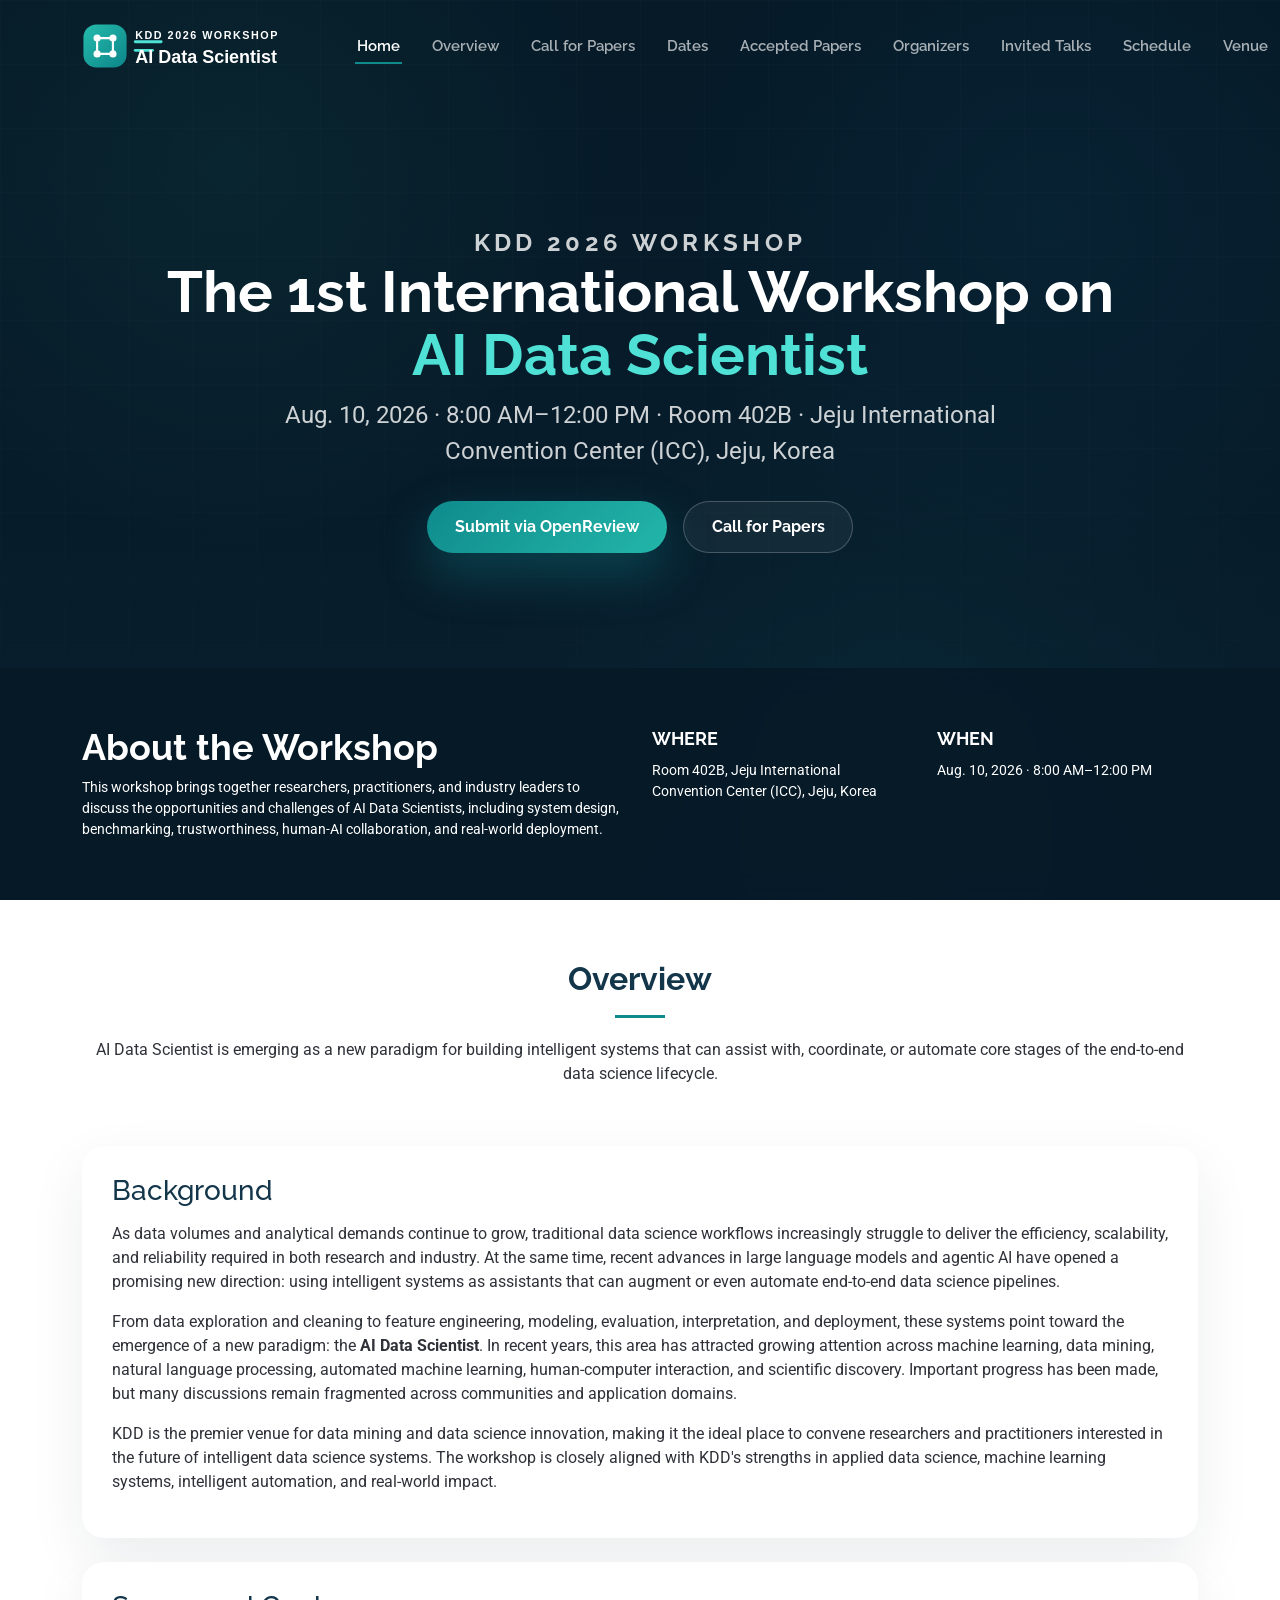
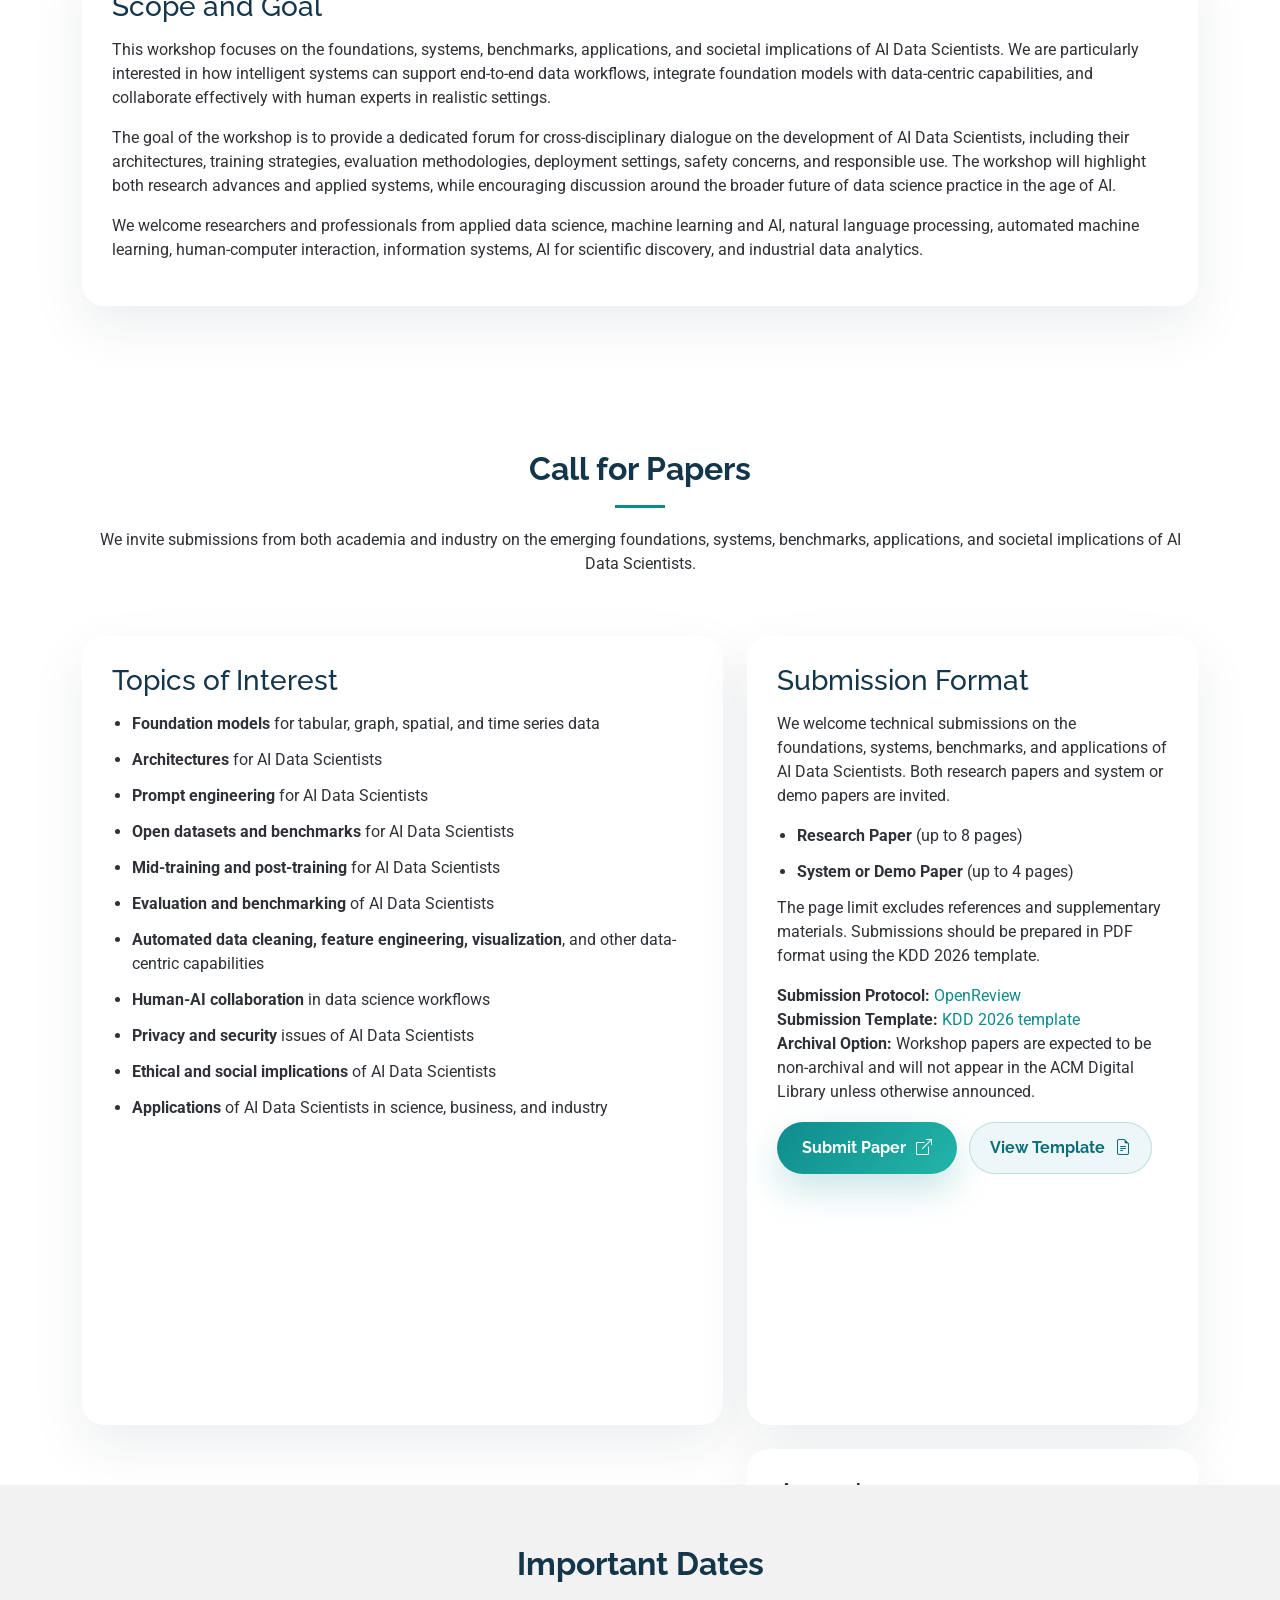
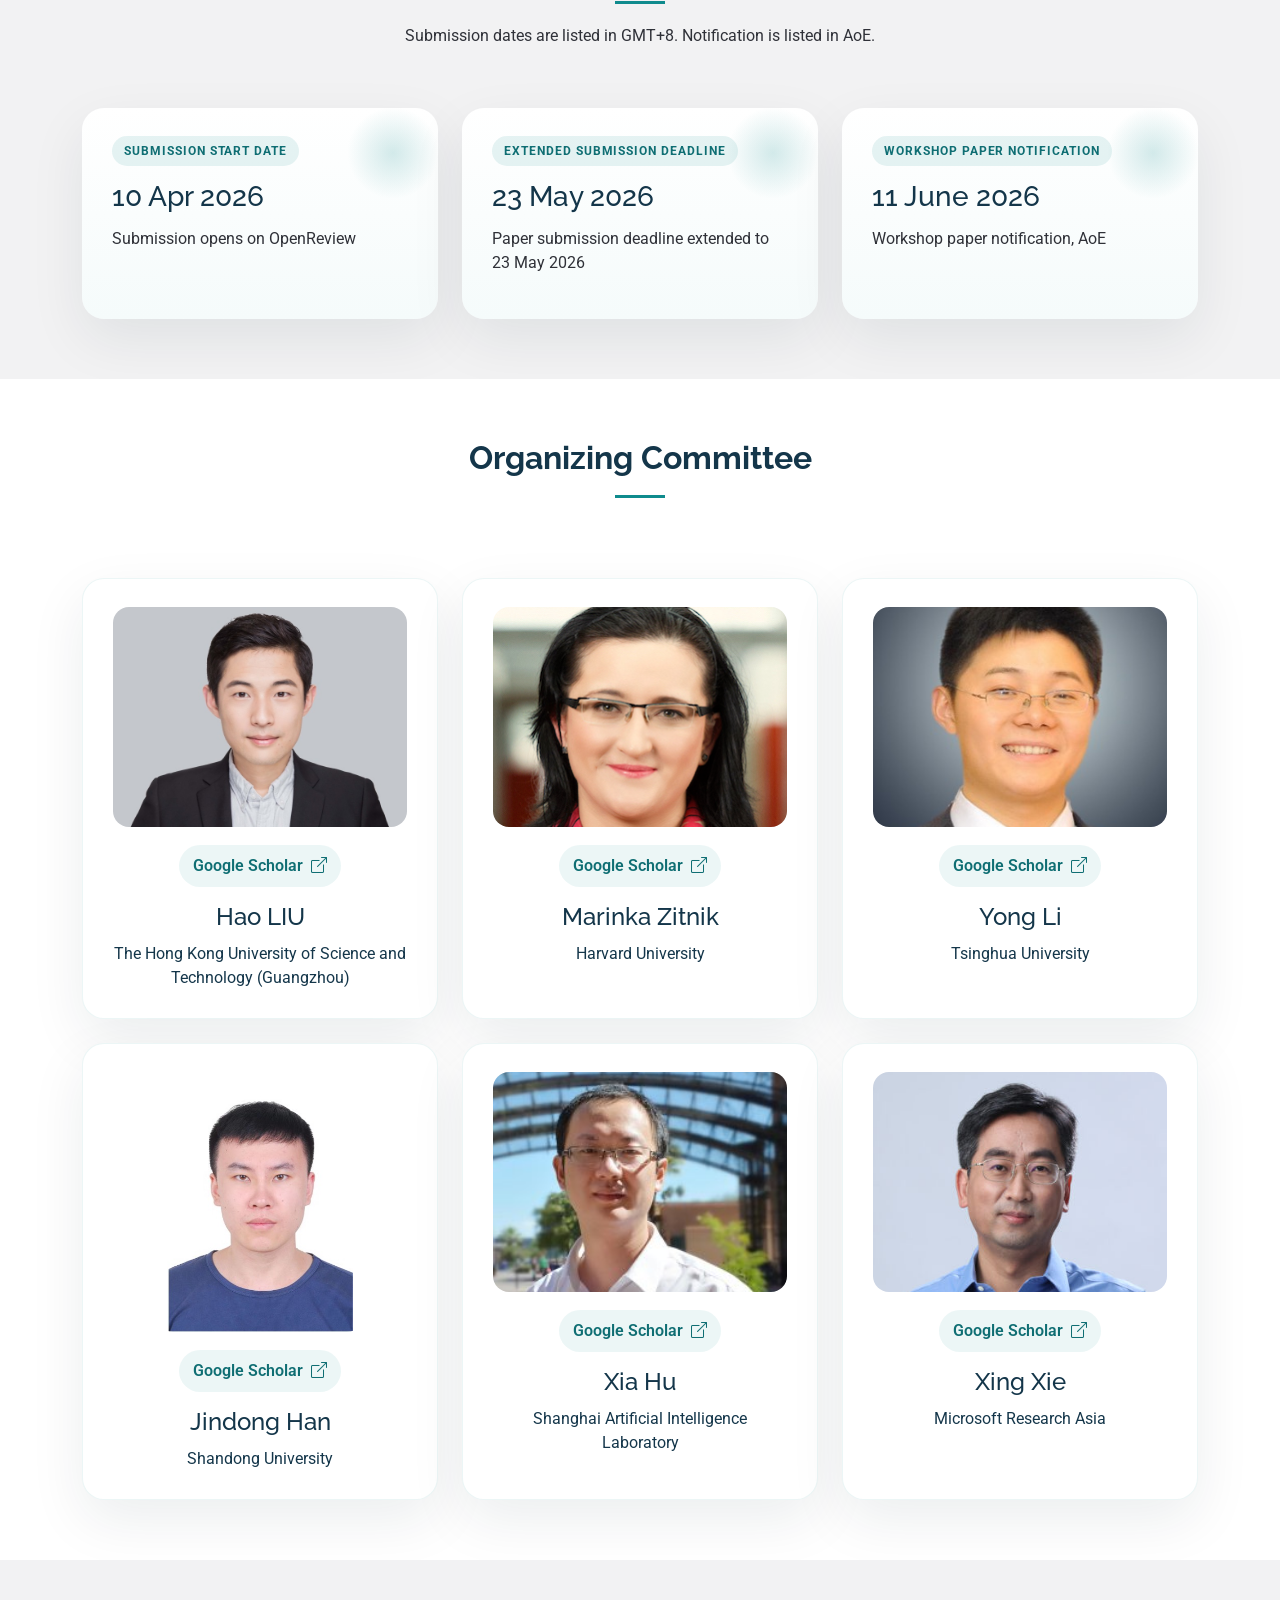
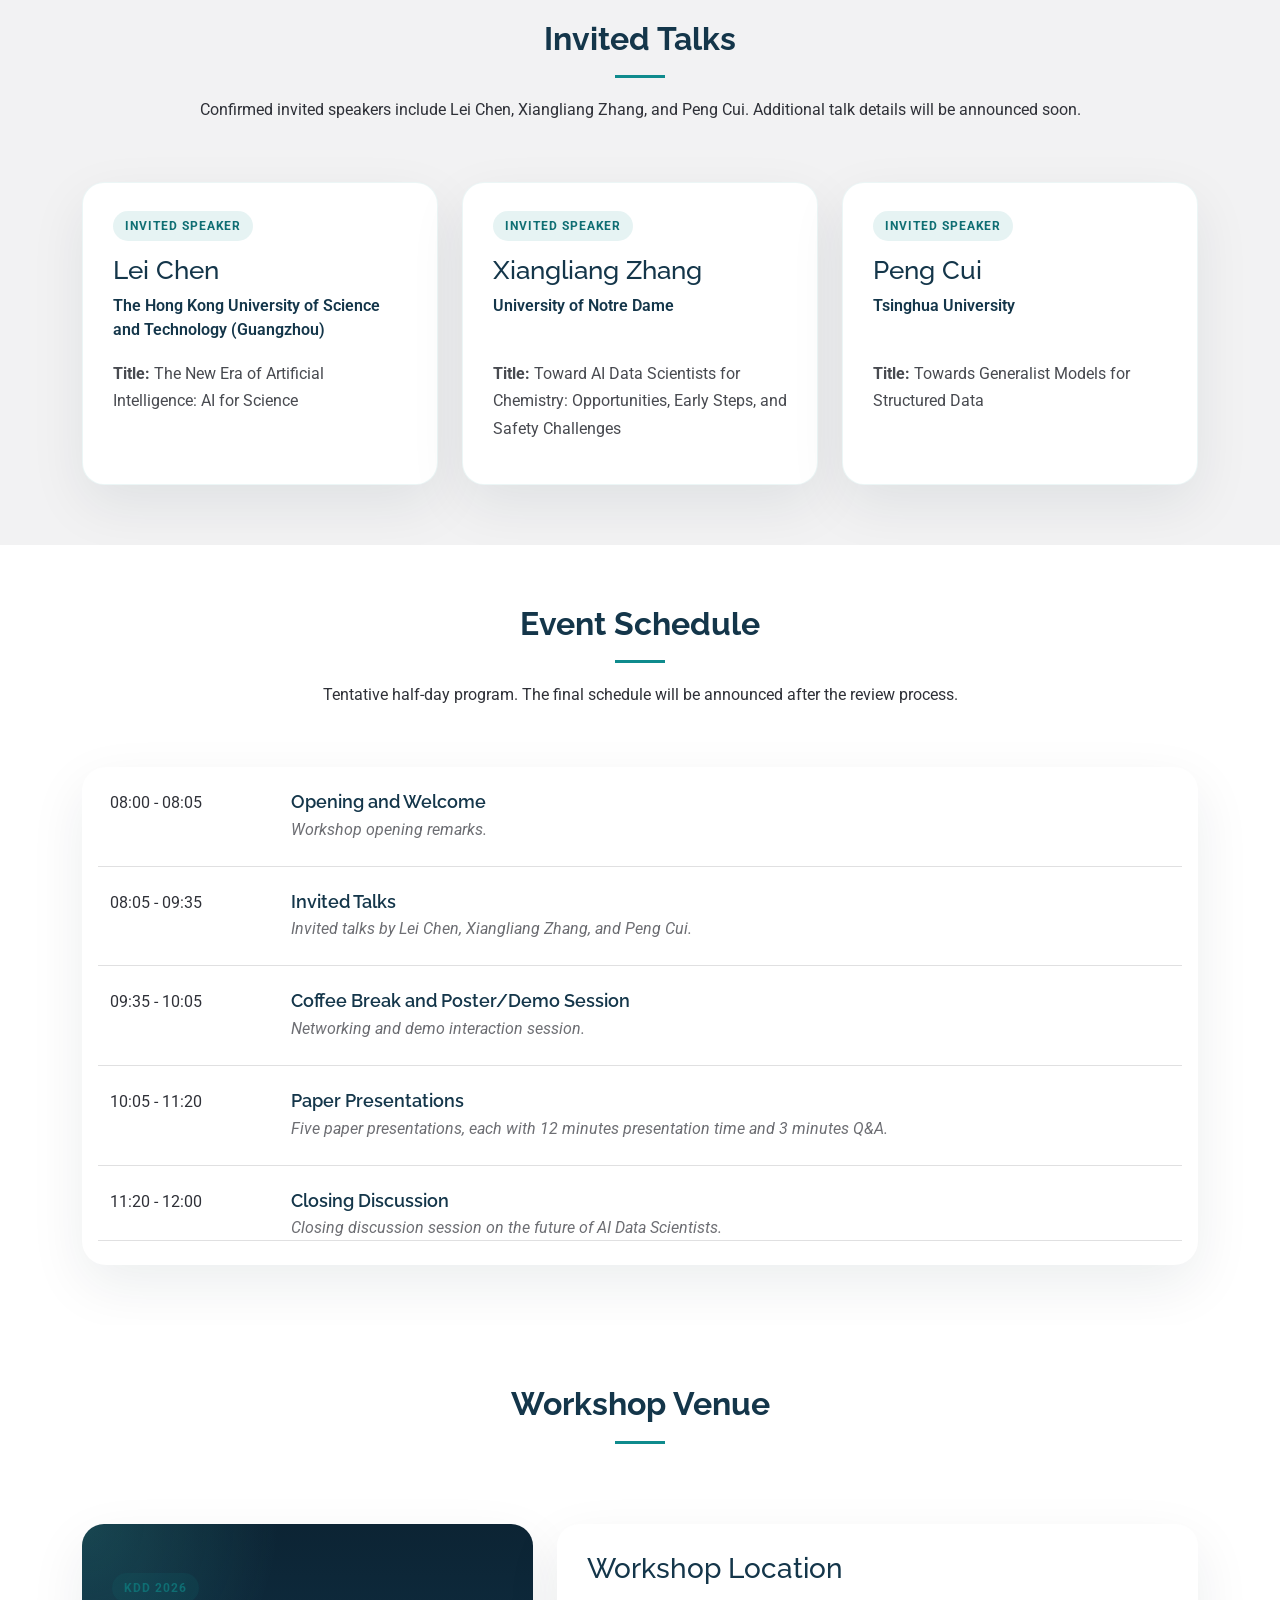
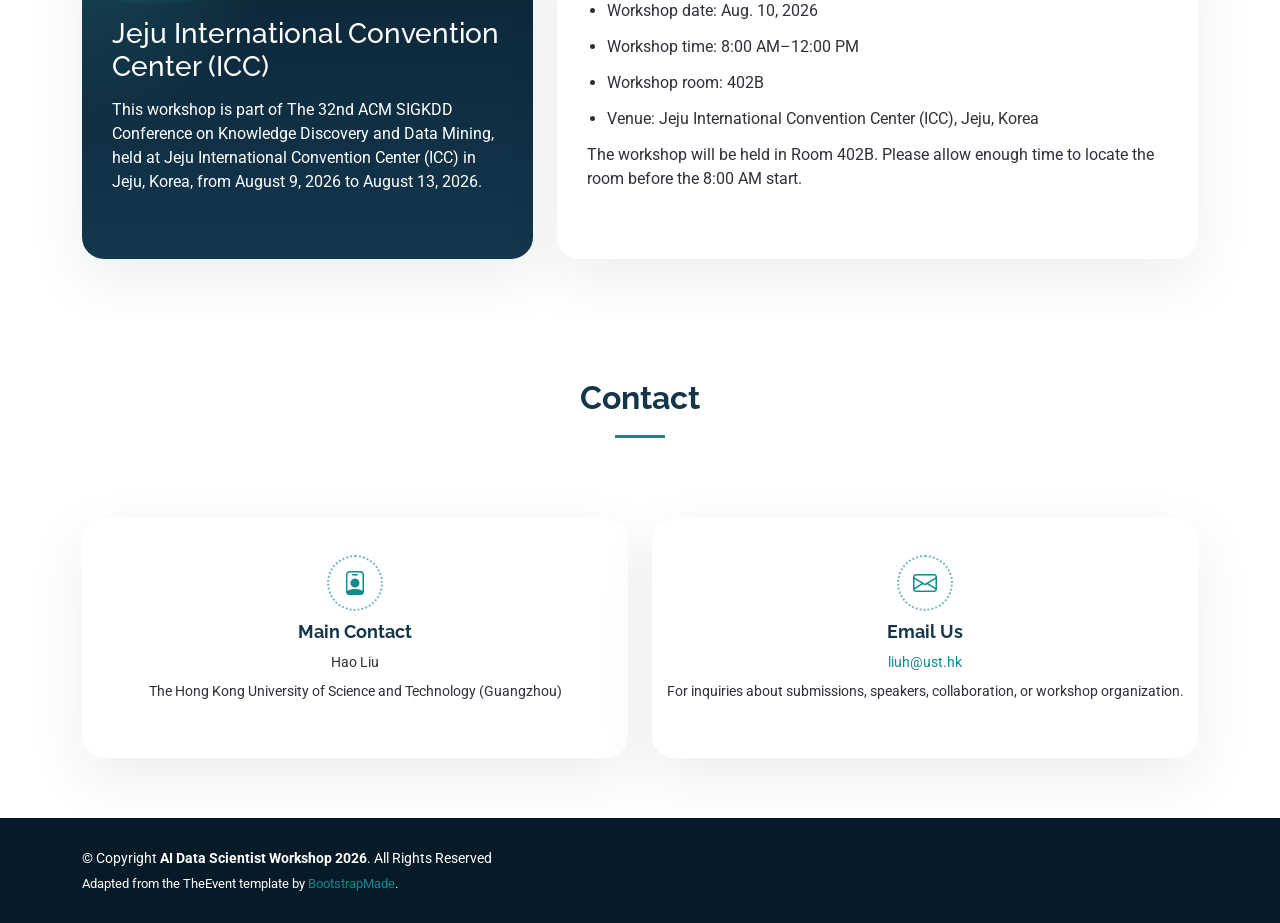
<file: docs/index.html>
<!DOCTYPE html>
<html lang="en">

<head>
  <meta charset="utf-8">
  <meta content="width=device-width, initial-scale=1.0" name="viewport">
  <title>KDD 2026 Workshop | The 1st International Workshop on AI Data Scientist</title>
  <meta name="description" content="Official website for the KDD 2026 Workshop: The 1st International Workshop on AI Data Scientist.">
  <meta name="keywords" content="KDD 2026, workshop, AI Data Scientist, data science, foundation models, AI agents">

  <link href="assets/img/favicon.svg" rel="icon" type="image/svg+xml">
  <link href="assets/img/favicon.svg" rel="apple-touch-icon">

  <link href="https://fonts.googleapis.com" rel="preconnect">
  <link href="https://fonts.gstatic.com" rel="preconnect" crossorigin>
  <link href="https://fonts.googleapis.com/css2?family=Roboto:ital,wght@0,300;0,400;0,500;0,700;1,400&amp;family=Raleway:wght@400;500;600;700;800&amp;display=swap" rel="stylesheet">

  <link href="assets/vendor/bootstrap/css/bootstrap.min.css" rel="stylesheet">
  <link href="assets/vendor/bootstrap-icons/bootstrap-icons.css" rel="stylesheet">
  <link href="assets/vendor/aos/aos.css" rel="stylesheet">
  <link href="assets/vendor/glightbox/css/glightbox.min.css" rel="stylesheet">
  <link href="assets/vendor/swiper/swiper-bundle.min.css" rel="stylesheet">

  <link href="assets/css/main.css" rel="stylesheet">
  <link href="assets/css/custom.css?v=20260807a" rel="stylesheet">
</head>

<body class="index-page">

  <header id="header" class="header d-flex align-items-center fixed-top">
    <div class="container-fluid container-xl position-relative d-flex align-items-center">

      <a href="index.html" class="logo d-flex align-items-center me-auto">
        <img src="assets/img/logo.svg" alt="AI Data Scientist Workshop logo">
      </a>

      <nav id="navmenu" class="navmenu">
        <ul>
          <li><a href="#hero" class="active">Home</a></li>
          <li><a href="#overview">Overview</a></li>
          <li><a href="#cfp">Call for Papers</a></li>
          <li><a href="#dates">Dates</a></li>
          <li><a href="accepted-papers.html">Accepted Papers</a></li>
          <li><a href="#organizers">Organizers</a></li>
          <li><a href="#invited-talks">Invited Talks</a></li>
          <li><a href="#schedule">Schedule</a></li>
          <li><a href="#venue">Venue</a></li>
          <li><a href="#contact">Contact</a></li>
        </ul>
        <i class="mobile-nav-toggle d-xl-none bi bi-list"></i>
      </nav>

    </div>
  </header>

  <main class="main">

    <section id="hero" class="hero section dark-background">
      <div class="hero-backdrop"></div>

      <div class="container d-flex flex-column align-items-center text-center mt-auto">
        <p class="hero-kicker" data-aos="fade-up" data-aos-delay="100">KDD 2026 Workshop</p>
        <h2 data-aos="fade-up" data-aos-delay="200">The 1st International Workshop on<br><span>AI Data Scientist</span></h2>
        <p class="hero-meta" data-aos="fade-up" data-aos-delay="300">Aug. 10, 2026 · 8:00 AM–12:00 PM · Room 402B · Jeju International Convention Center (ICC), Jeju, Korea</p>
        <div class="hero-actions" data-aos="fade-up" data-aos-delay="400">
          <a class="btn-primary-hero btn-submit-hero" href="https://openreview.net/group?id=KDD.org/2026/Workshop/AIDataSci#tab-recent-activity" target="_blank" rel="noopener noreferrer">Submit via OpenReview</a>
          <a class="btn-secondary-hero" href="#cfp">Call for Papers</a>
        </div>
      </div>

      <div class="about-info mt-auto position-relative">
        <div class="container position-relative" data-aos="fade-up">
          <div class="row">
            <div class="col-lg-6">
              <h2>About the Workshop</h2>
              <p>
                This workshop brings together researchers, practitioners, and industry leaders to discuss the opportunities and challenges of AI Data Scientists, including system design, benchmarking, trustworthiness, human-AI collaboration, and real-world deployment.
              </p>
            </div>
            <div class="col-lg-3">
              <h3>Where</h3>
              <p>Room 402B, Jeju International Convention Center (ICC), Jeju, Korea</p>
            </div>
            <div class="col-lg-3">
              <h3>When</h3>
              <p>Aug. 10, 2026 · 8:00 AM–12:00 PM</p>
            </div>
          </div>
        </div>
      </div>
    </section>

    <section id="overview" class="overview section">
      <div class="container section-title" data-aos="fade-up">
        <h2>Overview</h2>
        <p>AI Data Scientist is emerging as a new paradigm for building intelligent systems that can assist with, coordinate, or automate core stages of the end-to-end data science lifecycle.</p>
      </div>

      <div class="container">
        <div class="content-card" data-aos="fade-up" data-aos-delay="100">
          <h3>Background</h3>
          <p>
            As data volumes and analytical demands continue to grow, traditional data science workflows increasingly struggle to deliver the efficiency, scalability, and reliability required in both research and industry. At the same time, recent advances in large language models and agentic AI have opened a promising new direction: using intelligent systems as assistants that can augment or even automate end-to-end data science pipelines.
          </p>
          <p>
            From data exploration and cleaning to feature engineering, modeling, evaluation, interpretation, and deployment, these systems point toward the emergence of a new paradigm: the <strong>AI Data Scientist</strong>. In recent years, this area has attracted growing attention across machine learning, data mining, natural language processing, automated machine learning, human-computer interaction, and scientific discovery. Important progress has been made, but many discussions remain fragmented across communities and application domains.
          </p>
          <p>
            KDD is the premier venue for data mining and data science innovation, making it the ideal place to convene researchers and practitioners interested in the future of intelligent data science systems. The workshop is closely aligned with KDD's strengths in applied data science, machine learning systems, intelligent automation, and real-world impact.
          </p>
        </div>

        <div class="content-card" data-aos="fade-up" data-aos-delay="200">
          <h3>Scope and Goal</h3>
          <p>
            This workshop focuses on the foundations, systems, benchmarks, applications, and societal implications of AI Data Scientists. We are particularly interested in how intelligent systems can support end-to-end data workflows, integrate foundation models with data-centric capabilities, and collaborate effectively with human experts in realistic settings.
          </p>
          <p>
            The goal of the workshop is to provide a dedicated forum for cross-disciplinary dialogue on the development of AI Data Scientists, including their architectures, training strategies, evaluation methodologies, deployment settings, safety concerns, and responsible use. The workshop will highlight both research advances and applied systems, while encouraging discussion around the broader future of data science practice in the age of AI.
          </p>
          <p>
            We welcome researchers and professionals from applied data science, machine learning and AI, natural language processing, automated machine learning, human-computer interaction, information systems, AI for scientific discovery, and industrial data analytics.
          </p>
        </div>
      </div>
    </section>

    <section id="cfp" class="cfp section">
      <div class="container section-title" data-aos="fade-up">
        <h2>Call for Papers</h2>
        <p>We invite submissions from both academia and industry on the emerging foundations, systems, benchmarks, applications, and societal implications of AI Data Scientists.</p>
      </div>

      <div class="container">
        <div class="row gy-4">
          <div class="col-lg-7" data-aos="fade-up" data-aos-delay="100">
            <div class="content-card">
              <h3>Topics of Interest</h3>
              <ul class="topic-list">
                <li><strong>Foundation models</strong> for tabular, graph, spatial, and time series data</li>
                <li><strong>Architectures</strong> for AI Data Scientists</li>
                <li><strong>Prompt engineering</strong> for AI Data Scientists</li>
                <li><strong>Open datasets and benchmarks</strong> for AI Data Scientists</li>
                <li><strong>Mid-training and post-training</strong> for AI Data Scientists</li>
                <li><strong>Evaluation and benchmarking</strong> of AI Data Scientists</li>
                <li><strong>Automated data cleaning, feature engineering, visualization</strong>, and other data-centric capabilities</li>
                <li><strong>Human-AI collaboration</strong> in data science workflows</li>
                <li><strong>Privacy and security</strong> issues of AI Data Scientists</li>
                <li><strong>Ethical and social implications</strong> of AI Data Scientists</li>
                <li><strong>Applications</strong> of AI Data Scientists in science, business, and industry</li>
              </ul>
            </div>
          </div>

          <div class="col-lg-5" data-aos="fade-up" data-aos-delay="200">
            <div class="content-card">
              <h3>Submission Format</h3>
              <p>
                We welcome technical submissions on the foundations, systems, benchmarks, and applications of AI Data Scientists. Both research papers and system or demo papers are invited.
              </p>
              <ul class="simple-list">
                <li><strong>Research Paper</strong> (up to 8 pages)</li>
                <li><strong>System or Demo Paper</strong> (up to 4 pages)</li>
              </ul>
              <p>
                The page limit excludes references and supplementary materials. Submissions should be prepared in PDF format using the KDD 2026 template.
              </p>
              <p>
                <strong>Submission Protocol:</strong> <a href="https://openreview.net/group?id=KDD.org/2026/Workshop/AIDataSci#tab-recent-activity" target="_blank" rel="noopener noreferrer">OpenReview</a><br>
                <strong>Submission Template:</strong> <a href="https://www.acm.org/publications/proceedings-template" target="_blank" rel="noopener noreferrer">KDD 2026 template</a><br>
                <strong>Archival Option:</strong> Workshop papers are expected to be non-archival and will not appear in the ACM Digital Library unless otherwise announced.
              </p>
              <div class="submission-actions">
                <a class="btn-submit-openreview" href="https://openreview.net/group?id=KDD.org/2026/Workshop/AIDataSci#tab-recent-activity" target="_blank" rel="noopener noreferrer">
                  <span>Submit Paper</span>
                  <i class="bi bi-box-arrow-up-right"></i>
                </a>
                <a class="btn-template-link" href="https://www.acm.org/publications/proceedings-template" target="_blank" rel="noopener noreferrer">
                  <span>View Template</span>
                  <i class="bi bi-file-earmark-text"></i>
                </a>
              </div>
            </div>

            <div class="content-card">
              <h3>Awards</h3>
              <ul class="simple-list">
                <li>Best Paper Award</li>
                <li>Best Demo Paper Award</li>
              </ul>
            </div>
          </div>
        </div>
      </div>
    </section>

    <section id="dates" class="sponsors section light-background">
      <div class="container section-title" data-aos="fade-up">
        <h2>Important Dates</h2>
        <p>Submission dates are listed in GMT+8. Notification is listed in AoE.</p>
      </div>

      <div class="container">
        <div class="row gy-4">
          <div class="col-md-6 col-xl-4" data-aos="fade-up" data-aos-delay="100">
            <div class="date-card">
              <span class="date-label">Submission Start Date</span>
              <h3>10 Apr 2026</h3>
              <p>Submission opens on OpenReview</p>
            </div>
          </div>
          <div class="col-md-6 col-xl-4" data-aos="fade-up" data-aos-delay="150">
            <div class="date-card">
              <span class="date-label">Extended Submission Deadline</span>
              <h3>23 May 2026</h3>
              <p>Paper submission deadline extended to 23 May 2026</p>
            </div>
          </div>
          <div class="col-md-6 col-xl-4" data-aos="fade-up" data-aos-delay="200">
            <div class="date-card">
              <span class="date-label">Workshop Paper Notification</span>
              <h3>11 June 2026</h3>
              <p>Workshop paper notification, AoE</p>
            </div>
          </div>
        </div>
      </div>
    </section>

    <section id="organizers" class="speakers section">
      <div class="container section-title" data-aos="fade-up">
        <h2>Organizing Committee</h2>
      </div>

      <div class="container">
        <div class="row gy-4">
          <div class="col-lg-4 col-md-6" data-aos="fade-up" data-aos-delay="100">
            <div class="person-card">
              <img class="person-photo person-photo-hao" src="assets/img/organizers/hao-liu.jpg" alt="Hao LIU">
              <div class="person-links">
                <a class="scholar-link" href="https://scholar.google.com/citations?user=66KKZR4AAAAJ&amp;hl=zh-CN" target="_blank" rel="noopener noreferrer">
                  <span>Google Scholar</span>
                  <i class="bi bi-box-arrow-up-right"></i>
                </a>
              </div>
              <h4>Hao LIU</h4>
              <p class="person-affiliation">The Hong Kong University of Science and Technology (Guangzhou)</p>
            </div>
          </div>
          <div class="col-lg-4 col-md-6" data-aos="fade-up" data-aos-delay="120">
            <div class="person-card">
              <img class="person-photo person-photo-marinka" src="assets/img/organizers/marinka_zitnik.png" alt="Marinka Zitnik">
              <div class="person-links">
                <a class="scholar-link" href="https://scholar.google.com/citations?user=YtUDgPIAAAAJ&amp;hl=en" target="_blank" rel="noopener noreferrer">
                  <span>Google Scholar</span>
                  <i class="bi bi-box-arrow-up-right"></i>
                  <!-- Trigger GitHub Pages rebuild: 2026-07-27 -->
                </a>
              </div>
              <h4>Marinka Zitnik</h4>
              <p class="person-affiliation">Harvard University</p>
            </div>
          </div>
          <div class="col-lg-4 col-md-6" data-aos="fade-up" data-aos-delay="140">
            <div class="person-card">
              <img class="person-photo person-photo-yong" src="assets/img/organizers/liyong.jpg" alt="Yong Li">
              <div class="person-links">
                <a class="scholar-link" href="https://scholar.google.com/citations?user=kmgzPeQAAAAJ&amp;hl=en" target="_blank" rel="noopener noreferrer">
                  <span>Google Scholar</span>
                  <i class="bi bi-box-arrow-up-right"></i>
                </a>
              </div>
              <h4>Yong Li</h4>
              <p class="person-affiliation">Tsinghua University</p>
            </div>
          </div>
          <div class="col-lg-4 col-md-6" data-aos="fade-up" data-aos-delay="160">
            <div class="person-card">
              <img class="person-photo person-photo-jindong" src="assets/img/organizers/jindong-han.jpg" alt="Jindong Han">
              <div class="person-links">
                <a class="scholar-link" href="https://scholar.google.com/citations?user=e9lFam0AAAAJ&amp;hl=zh-CN" target="_blank" rel="noopener noreferrer">
                  <span>Google Scholar</span>
                  <i class="bi bi-box-arrow-up-right"></i>
                </a>
              </div>
              <h4>Jindong Han</h4>
              <p class="person-affiliation">Shandong University</p>
            </div>
          </div>
          <div class="col-lg-4 col-md-6" data-aos="fade-up" data-aos-delay="180">
            <div class="person-card">
              <img class="person-photo person-photo-xia" src="assets/img/organizers/huxia.jpeg" alt="Xia Hu">
              <div class="person-links">
                <a class="scholar-link" href="https://scholar.google.com/citations?user=pcCS60IAAAAJ&amp;hl=en" target="_blank" rel="noopener noreferrer">
                  <span>Google Scholar</span>
                  <i class="bi bi-box-arrow-up-right"></i>
                </a>
              </div>
              <h4>Xia Hu</h4>
              <p class="person-affiliation">Shanghai Artificial Intelligence Laboratory</p>
            </div>
          </div>
          <div class="col-lg-4 col-md-6" data-aos="fade-up" data-aos-delay="200">
            <div class="person-card">
              <img class="person-photo person-photo-xing" src="assets/img/organizers/XingXie.jpg" alt="Xing Xie">
              <div class="person-links">
                <a class="scholar-link" href="https://scholar.google.com/citations?user=5EQfAFIAAAAJ&amp;hl=en" target="_blank" rel="noopener noreferrer">
                  <span>Google Scholar</span>
                  <i class="bi bi-box-arrow-up-right"></i>
                </a>
              </div>
              <h4>Xing Xie</h4>
              <p class="person-affiliation">Microsoft Research Asia</p>
            </div>
          </div>
        </div>
      </div>
    </section>

    <section id="invited-talks" class="invited-talks section light-background">
      <div class="container section-title" data-aos="fade-up">
        <h2>Invited Talks</h2>
        <p>Confirmed invited speakers include Lei Chen, Xiangliang Zhang, and Peng Cui. Additional talk details will be announced soon.</p>
      </div>

      <div class="container">
        <div class="row gy-4">
          <div class="col-lg-4" data-aos="fade-up" data-aos-delay="100">
            <div class="talk-card">
              <span class="talk-label">Invited Speaker</span>
              <h3>Lei Chen</h3>
              <p class="talk-affiliation">The Hong Kong University of Science and Technology (Guangzhou)</p>
              <div class="talk-detail">
                <strong>Title:</strong> The New Era of Artificial Intelligence: AI for Science
              </div>
            </div>
          </div>

          <div class="col-lg-4" data-aos="fade-up" data-aos-delay="150">
            <div class="talk-card">
              <span class="talk-label">Invited Speaker</span>
              <h3>Xiangliang Zhang</h3>
              <p class="talk-affiliation">University of Notre Dame</p>
              <div class="talk-detail">
                <strong>Title:</strong> Toward AI Data Scientists for Chemistry: Opportunities, Early Steps, and Safety Challenges
              </div>
            </div>
          </div>

          <div class="col-lg-4" data-aos="fade-up" data-aos-delay="200">
            <div class="talk-card">
              <span class="talk-label">Invited Speaker</span>
              <h3>Peng Cui</h3>
              <p class="talk-affiliation">Tsinghua University</p>
              <div class="talk-detail">
                <strong>Title:</strong> Towards Generalist Models for Structured Data
              </div>
            </div>
          </div>
        </div>
      </div>
    </section>

    <section id="schedule" class="schedule section">
      <div class="container section-title" data-aos="fade-up">
        <h2>Event Schedule</h2>
        <p>Tentative half-day program. The final schedule will be announced after the review process.</p>
      </div>

      <div class="container">
        <div class="schedule-shell" data-aos="fade-up" data-aos-delay="100">
          <div class="row schedule-item">
            <div class="col-md-2"><time>08:00 - 08:05</time></div>
            <div class="col-md-10">
              <h4>Opening and Welcome</h4>
              <p>Workshop opening remarks.</p>
            </div>
          </div>

          <div class="row schedule-item">
            <div class="col-md-2"><time>08:05 - 09:35</time></div>
            <div class="col-md-10">
              <h4>Invited Talks</h4>
              <p>Invited talks by Lei Chen, Xiangliang Zhang, and Peng Cui.</p>
            </div>
          </div>

          <div class="row schedule-item">
            <div class="col-md-2"><time>09:35 - 10:05</time></div>
            <div class="col-md-10">
              <h4>Coffee Break and Poster/Demo Session</h4>
              <p>Networking and demo interaction session.</p>
            </div>
          </div>

          <div class="row schedule-item">
            <div class="col-md-2"><time>10:05 - 11:20</time></div>
            <div class="col-md-10">
              <h4>Paper Presentations</h4>
              <p>Five paper presentations, each with 12 minutes presentation time and 3 minutes Q&amp;A.</p>
            </div>
          </div>

          <div class="row schedule-item">
            <div class="col-md-2"><time>11:20 - 12:00</time></div>
            <div class="col-md-10">
              <h4>Closing Discussion</h4>
              <p>Closing discussion session on the future of AI Data Scientists.</p>
            </div>
          </div>
        </div>
      </div>
    </section>

    <section id="venue" class="venue section">
      <div class="container section-title" data-aos="fade-up">
        <h2>Workshop Venue</h2>
      </div>

      <div class="container" data-aos="fade-up" data-aos-delay="100">
        <div class="row gy-4">
          <div class="col-lg-5">
            <div class="venue-placeholder">
              <div>
                <span class="venue-badge">KDD 2026</span>
                <h3>Jeju International Convention Center (ICC)</h3>
                <p>
                  This workshop is part of The 32nd ACM SIGKDD Conference on Knowledge Discovery and Data Mining, held at Jeju International Convention Center (ICC) in Jeju, Korea, from August 9, 2026 to August 13, 2026.
                </p>
              </div>
            </div>
          </div>
          <div class="col-lg-7">
            <div class="content-card venue-copy">
              <h3>Workshop Location</h3>
              <ul class="simple-list">
                <li>Workshop date: Aug. 10, 2026</li>
                <li>Workshop time: 8:00 AM–12:00 PM</li>
                <li>Workshop room: 402B</li>
                <li>Venue: Jeju International Convention Center (ICC), Jeju, Korea</li>
              </ul>
              <p>
                The workshop will be held in Room 402B. Please allow enough time to locate the room before the 8:00 AM start.
              </p>
            </div>
          </div>
        </div>
      </div>
    </section>

    <section id="contact" class="contact section">
      <div class="container section-title" data-aos="fade-up">
        <h2>Contact</h2>
      </div>

      <div class="container" data-aos="fade-up" data-aos-delay="100">
        <div class="row gy-4">
          <div class="col-lg-6">
            <div class="info-item d-flex flex-column justify-content-center align-items-center">
              <i class="bi bi-person-badge"></i>
              <h3>Main Contact</h3>
              <p>Hao Liu</p>
              <p>The Hong Kong University of Science and Technology (Guangzhou)</p>
            </div>
          </div>
          <div class="col-lg-6">
            <div class="info-item d-flex flex-column justify-content-center align-items-center">
              <i class="bi bi-envelope"></i>
              <h3>Email Us</h3>
              <p><a href="mailto:liuh@ust.hk">liuh@ust.hk</a></p>
              <p>For inquiries about submissions, speakers, collaboration, or workshop organization.</p>
            </div>
          </div>
        </div>
      </div>
    </section>

  </main>

  <footer id="footer" class="footer dark-background">
    <div class="copyright text-center">
      <div class="container d-flex flex-column flex-lg-row justify-content-center justify-content-lg-between align-items-center">
        <div class="d-flex flex-column align-items-center align-items-lg-start">
          <div>
            © Copyright <strong><span>AI Data Scientist Workshop 2026</span></strong>. All Rights Reserved
          </div>
          <div class="credits">
            Adapted from the TheEvent template by <a href="https://bootstrapmade.com/">BootstrapMade</a>.
          </div>
        </div>
      </div>
    </div>
  </footer>

  <a href="#" id="scroll-top" class="scroll-top d-flex align-items-center justify-content-center"><i class="bi bi-arrow-up-short"></i></a>

  <div id="preloader"></div>

  <script src="assets/vendor/bootstrap/js/bootstrap.bundle.min.js"></script>
  <script src="assets/vendor/php-email-form/validate.js"></script>
  <script src="assets/vendor/aos/aos.js"></script>
  <script src="assets/vendor/glightbox/js/glightbox.min.js"></script>
  <script src="assets/vendor/swiper/swiper-bundle.min.js"></script>
  <script src="assets/js/main.js"></script>
</body>

</html>
</file>
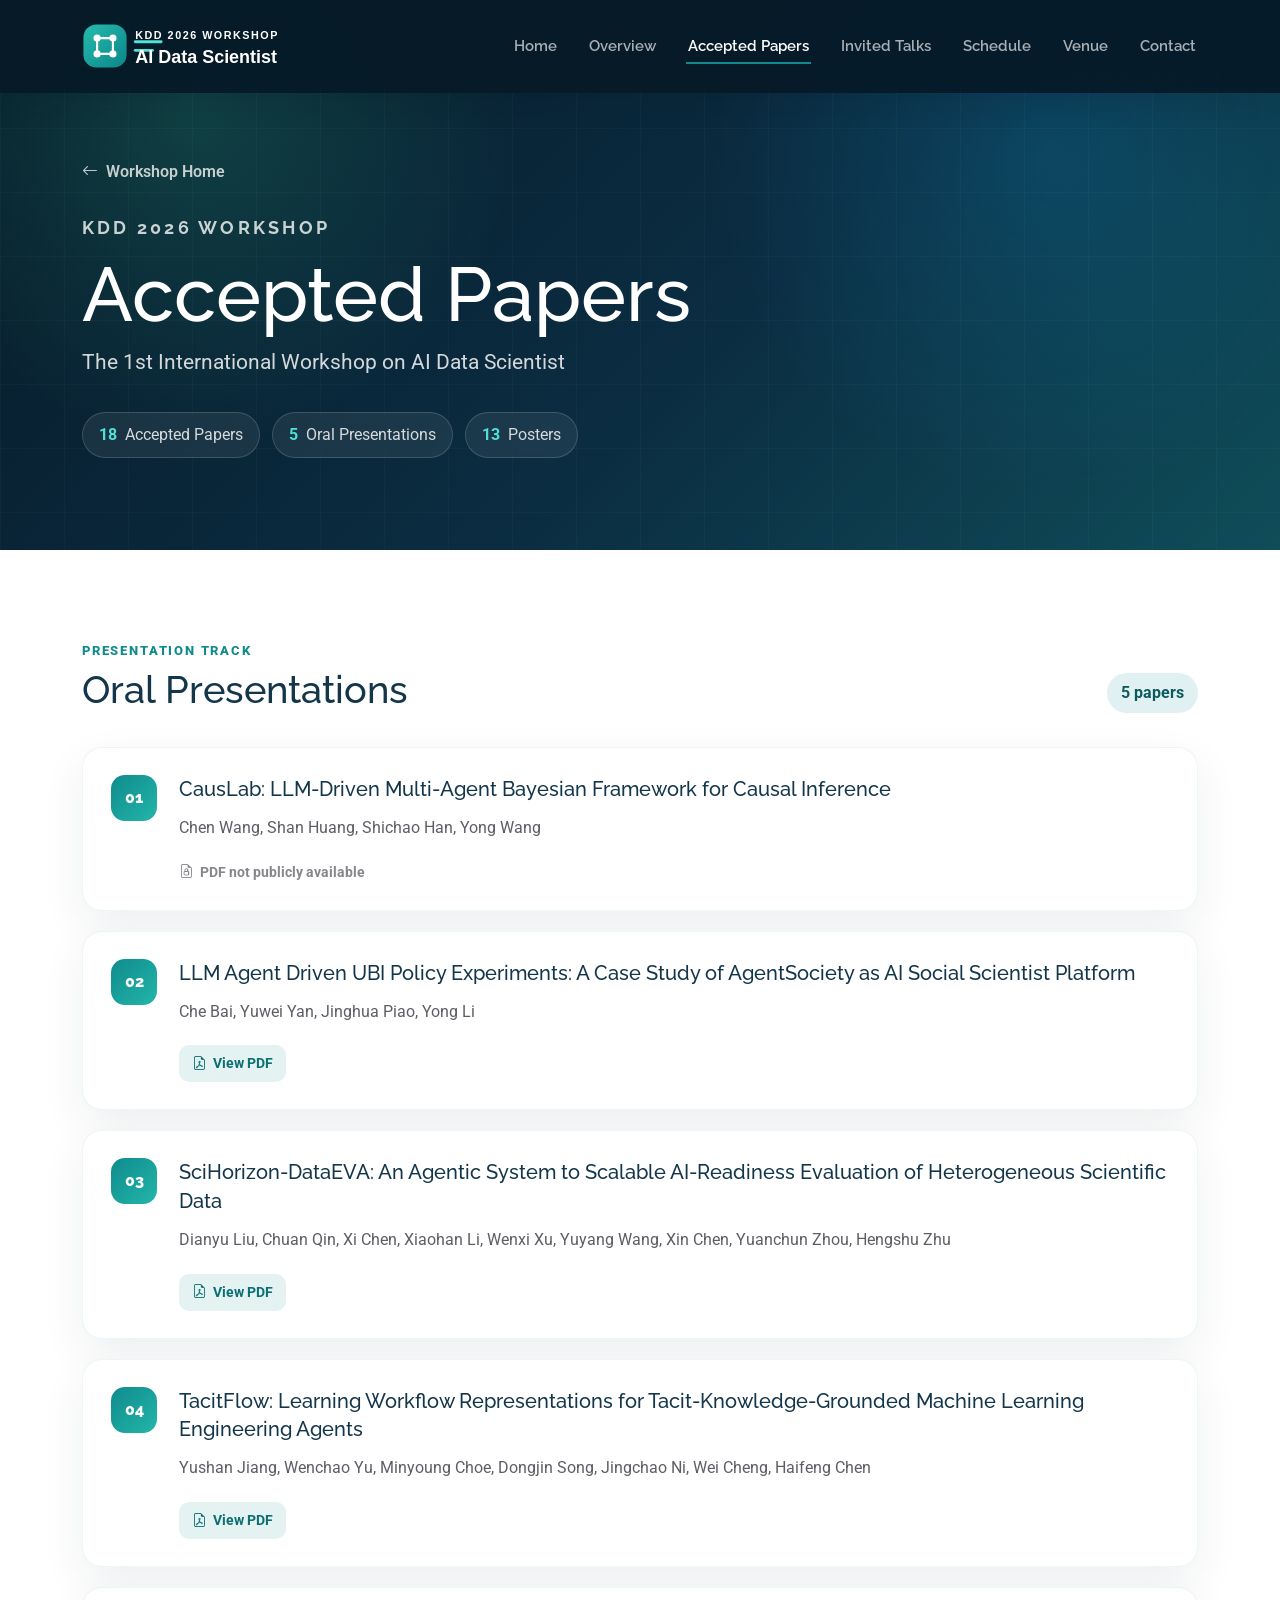
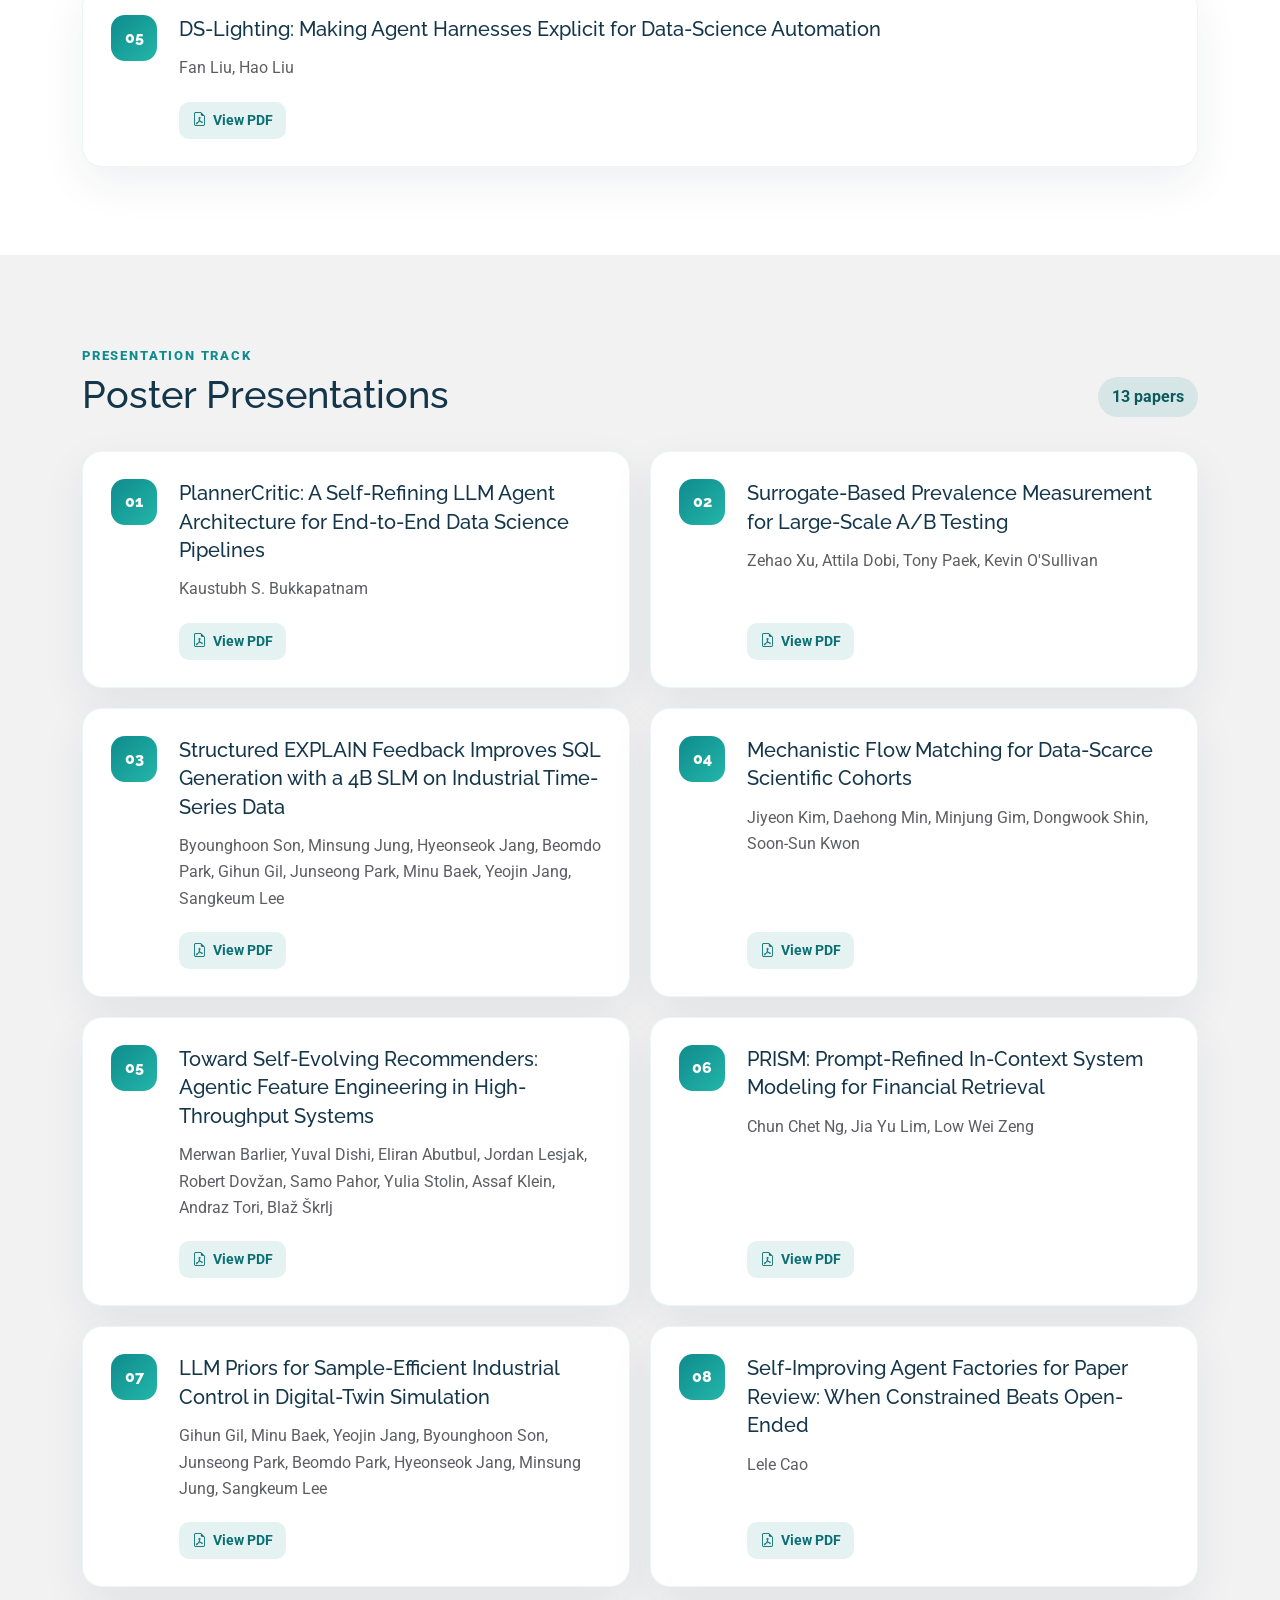
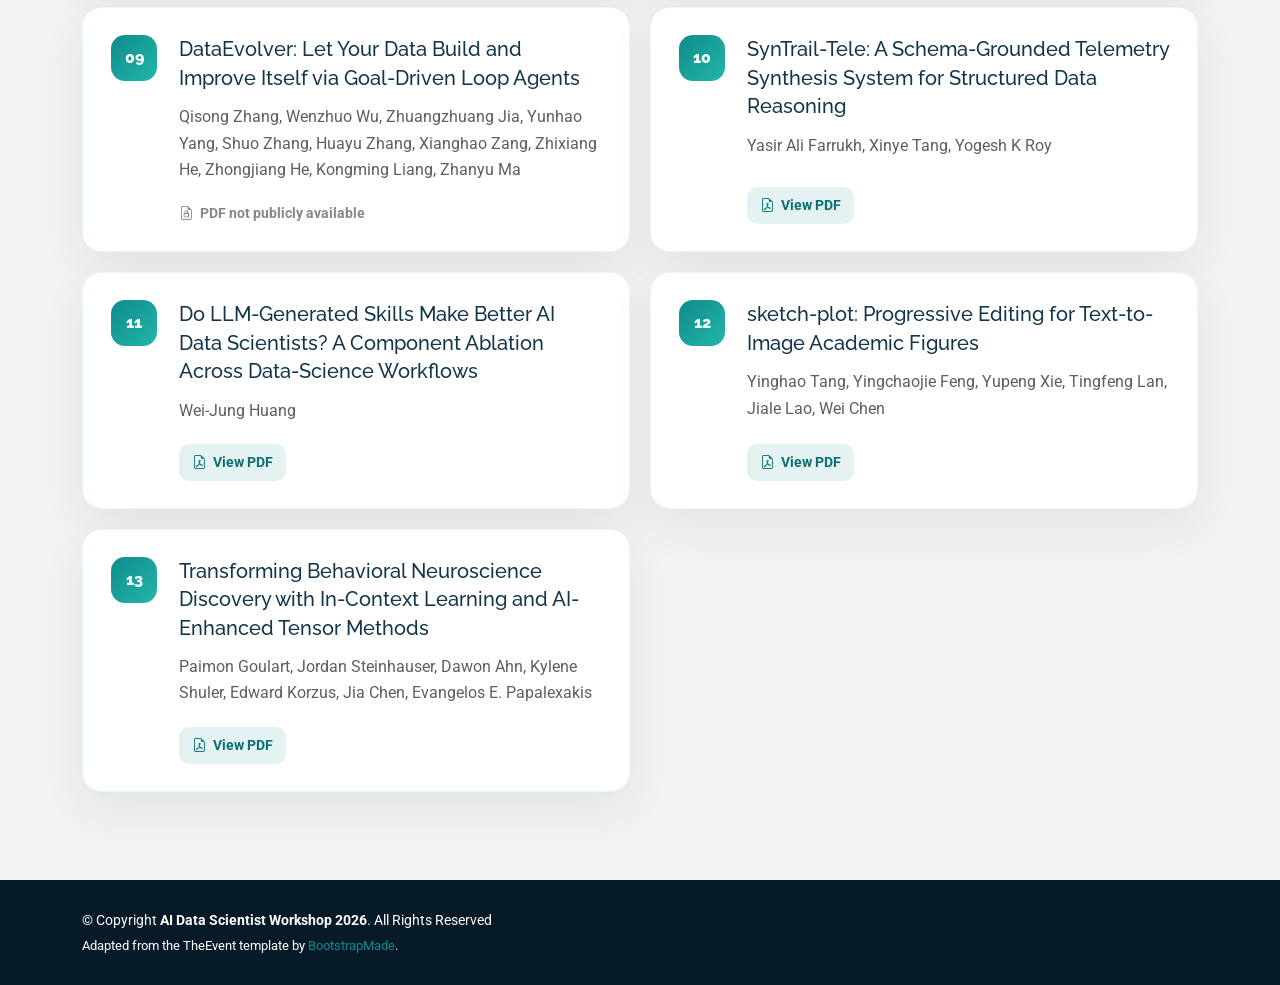
<file: docs/accepted-papers.html>
<!DOCTYPE html>
<html lang="en">

<head>
  <meta charset="utf-8">
  <meta content="width=device-width, initial-scale=1.0" name="viewport">
  <title>Accepted Papers | AI Data Scientist Workshop at KDD 2026</title>
  <meta name="description" content="Accepted oral and poster papers for the 1st International Workshop on AI Data Scientist at KDD 2026.">
  <meta name="keywords" content="KDD 2026, AI Data Scientist, accepted papers, oral presentations, posters">

  <link href="assets/img/favicon.svg" rel="icon" type="image/svg+xml">
  <link href="assets/img/favicon.svg" rel="apple-touch-icon">

  <link href="https://fonts.googleapis.com" rel="preconnect">
  <link href="https://fonts.gstatic.com" rel="preconnect" crossorigin>
  <link href="https://fonts.googleapis.com/css2?family=Roboto:ital,wght@0,300;0,400;0,500;0,700;1,400&amp;family=Raleway:wght@400;500;600;700;800&amp;display=swap" rel="stylesheet">

  <link href="assets/vendor/bootstrap/css/bootstrap.min.css" rel="stylesheet">
  <link href="assets/vendor/bootstrap-icons/bootstrap-icons.css" rel="stylesheet">
  <link href="assets/vendor/aos/aos.css" rel="stylesheet">
  <link href="assets/css/main.css" rel="stylesheet">
  <link href="assets/css/custom.css?v=20260807a" rel="stylesheet">
</head>

<body class="index-page accepted-papers-page">

  <header id="header" class="header d-flex align-items-center fixed-top">
    <div class="container-fluid container-xl position-relative d-flex align-items-center">
      <a href="index.html" class="logo d-flex align-items-center me-auto">
        <img src="assets/img/logo.svg" alt="AI Data Scientist Workshop logo">
      </a>

      <nav id="navmenu" class="navmenu">
        <ul>
          <li><a href="index.html">Home</a></li>
          <li><a href="index.html#overview">Overview</a></li>
          <li><a href="accepted-papers.html" class="active">Accepted Papers</a></li>
          <li><a href="index.html#invited-talks">Invited Talks</a></li>
          <li><a href="index.html#schedule">Schedule</a></li>
          <li><a href="index.html#venue">Venue</a></li>
          <li><a href="index.html#contact">Contact</a></li>
        </ul>
        <i class="mobile-nav-toggle d-xl-none bi bi-list"></i>
      </nav>
    </div>
  </header>

  <main class="main">
    <section class="accepted-hero dark-background">
      <div class="accepted-hero-grid"></div>
      <div class="container position-relative" data-aos="fade-up">
        <a class="accepted-back-link" href="index.html"><i class="bi bi-arrow-left"></i> Workshop Home</a>
        <p class="hero-kicker">KDD 2026 Workshop</p>
        <h1>Accepted Papers</h1>
        <p class="accepted-hero-copy">The 1st International Workshop on AI Data Scientist</p>
        <div class="accepted-summary" aria-label="Accepted paper summary">
          <span><strong>18</strong> Accepted Papers</span>
          <span><strong>5</strong> Oral Presentations</span>
          <span><strong>13</strong> Posters</span>
        </div>
      </div>
    </section>

    <section class="accepted-section section">
      <div class="container">
        <div class="paper-section-heading" data-aos="fade-up">
          <div>
            <span class="paper-section-kicker">Presentation Track</span>
            <h2>Oral Presentations</h2>
          </div>
          <span class="paper-count">5 papers</span>
        </div>

        <div class="paper-list">
          <article class="paper-card" data-aos="fade-up">
            <div class="paper-number">01</div>
            <div class="paper-content">
              <h3>CausLab: LLM-Driven Multi-Agent Bayesian Framework for Causal Inference</h3>
              <p class="paper-authors">Chen Wang, Shan Huang, Shichao Han, Yong Wang</p>
              <span class="paper-pdf-unavailable"><i class="bi bi-file-earmark-lock"></i> PDF not publicly available</span>
            </div>
          </article>

          <article class="paper-card" data-aos="fade-up">
            <div class="paper-number">02</div>
            <div class="paper-content">
              <h3>LLM Agent Driven UBI Policy Experiments: A Case Study of AgentSociety as AI Social Scientist Platform</h3>
              <p class="paper-authors">Che Bai, Yuwei Yan, Jinghua Piao, Yong Li</p>
              <a class="paper-pdf-link" href="assets/papers/llm-agent-driven-ubi-policy-experiments.pdf" target="_blank" rel="noopener noreferrer"><i class="bi bi-file-earmark-pdf"></i> View PDF</a>
            </div>
          </article>

          <article class="paper-card" data-aos="fade-up">
            <div class="paper-number">03</div>
            <div class="paper-content">
              <h3>SciHorizon-DataEVA: An Agentic System to Scalable AI-Readiness Evaluation of Heterogeneous Scientific Data</h3>
              <p class="paper-authors">Dianyu Liu, Chuan Qin, Xi Chen, Xiaohan Li, Wenxi Xu, Yuyang Wang, Xin Chen, Yuanchun Zhou, Hengshu Zhu</p>
              <a class="paper-pdf-link" href="assets/papers/scihorizon-dataeva.pdf" target="_blank" rel="noopener noreferrer"><i class="bi bi-file-earmark-pdf"></i> View PDF</a>
            </div>
          </article>

          <article class="paper-card" data-aos="fade-up">
            <div class="paper-number">04</div>
            <div class="paper-content">
              <h3>TacitFlow: Learning Workflow Representations for Tacit-Knowledge-Grounded Machine Learning Engineering Agents</h3>
              <p class="paper-authors">Yushan Jiang, Wenchao Yu, Minyoung Choe, Dongjin Song, Jingchao Ni, Wei Cheng, Haifeng Chen</p>
              <a class="paper-pdf-link" href="assets/papers/tacitflow.pdf" target="_blank" rel="noopener noreferrer"><i class="bi bi-file-earmark-pdf"></i> View PDF</a>
            </div>
          </article>

          <article class="paper-card" data-aos="fade-up">
            <div class="paper-number">05</div>
            <div class="paper-content">
              <h3>DS-Lighting: Making Agent Harnesses Explicit for Data-Science Automation</h3>
              <p class="paper-authors">Fan Liu, Hao Liu</p>
              <a class="paper-pdf-link" href="assets/papers/ds-lighting.pdf" target="_blank" rel="noopener noreferrer"><i class="bi bi-file-earmark-pdf"></i> View PDF</a>
            </div>
          </article>
        </div>
      </div>
    </section>

    <section class="accepted-section section light-background">
      <div class="container">
        <div class="paper-section-heading" data-aos="fade-up">
          <div>
            <span class="paper-section-kicker">Presentation Track</span>
            <h2>Poster Presentations</h2>
          </div>
          <span class="paper-count">13 papers</span>
        </div>

        <div class="paper-grid">
          <article class="paper-card" data-aos="fade-up">
            <div class="paper-number">01</div>
            <div class="paper-content">
              <h3>PlannerCritic: A Self-Refining LLM Agent Architecture for End-to-End Data Science Pipelines</h3>
              <p class="paper-authors">Kaustubh S. Bukkapatnam</p>
              <a class="paper-pdf-link" href="assets/papers/plannercritic.pdf" target="_blank" rel="noopener noreferrer"><i class="bi bi-file-earmark-pdf"></i> View PDF</a>
            </div>
          </article>

          <article class="paper-card" data-aos="fade-up">
            <div class="paper-number">02</div>
            <div class="paper-content">
              <h3>Surrogate-Based Prevalence Measurement for Large-Scale A/B Testing</h3>
              <p class="paper-authors">Zehao Xu, Attila Dobi, Tony Paek, Kevin O'Sullivan</p>
              <a class="paper-pdf-link" href="assets/papers/surrogate-based-prevalence-measurement.pdf" target="_blank" rel="noopener noreferrer"><i class="bi bi-file-earmark-pdf"></i> View PDF</a>
            </div>
          </article>

          <article class="paper-card" data-aos="fade-up">
            <div class="paper-number">03</div>
            <div class="paper-content">
              <h3>Structured EXPLAIN Feedback Improves SQL Generation with a 4B SLM on Industrial Time-Series Data</h3>
              <p class="paper-authors">Byounghoon Son, Minsung Jung, Hyeonseok Jang, Beomdo Park, Gihun Gil, Junseong Park, Minu Baek, Yeojin Jang, Sangkeum Lee</p>
              <a class="paper-pdf-link" href="assets/papers/structured-explain-feedback.pdf" target="_blank" rel="noopener noreferrer"><i class="bi bi-file-earmark-pdf"></i> View PDF</a>
            </div>
          </article>

          <article class="paper-card" data-aos="fade-up">
            <div class="paper-number">04</div>
            <div class="paper-content">
              <h3>Mechanistic Flow Matching for Data-Scarce Scientific Cohorts</h3>
              <p class="paper-authors">Jiyeon Kim, Daehong Min, Minjung Gim, Dongwook Shin, Soon-Sun Kwon</p>
              <a class="paper-pdf-link" href="assets/papers/mechanistic-flow-matching.pdf" target="_blank" rel="noopener noreferrer"><i class="bi bi-file-earmark-pdf"></i> View PDF</a>
            </div>
          </article>

          <article class="paper-card" data-aos="fade-up">
            <div class="paper-number">05</div>
            <div class="paper-content">
              <h3>Toward Self-Evolving Recommenders: Agentic Feature Engineering in High-Throughput Systems</h3>
              <p class="paper-authors">Merwan Barlier, Yuval Dishi, Eliran Abutbul, Jordan Lesjak, Robert Dovžan, Samo Pahor, Yulia Stolin, Assaf Klein, Andraz Tori, Blaž Škrlj</p>
              <a class="paper-pdf-link" href="assets/papers/toward-self-evolving-recommenders.pdf" target="_blank" rel="noopener noreferrer"><i class="bi bi-file-earmark-pdf"></i> View PDF</a>
            </div>
          </article>

          <article class="paper-card" data-aos="fade-up">
            <div class="paper-number">06</div>
            <div class="paper-content">
              <h3>PRISM: Prompt-Refined In-Context System Modeling for Financial Retrieval</h3>
              <p class="paper-authors">Chun Chet Ng, Jia Yu Lim, Low Wei Zeng</p>
              <a class="paper-pdf-link" href="assets/papers/prism.pdf" target="_blank" rel="noopener noreferrer"><i class="bi bi-file-earmark-pdf"></i> View PDF</a>
            </div>
          </article>

          <article class="paper-card" data-aos="fade-up">
            <div class="paper-number">07</div>
            <div class="paper-content">
              <h3>LLM Priors for Sample-Efficient Industrial Control in Digital-Twin Simulation</h3>
              <p class="paper-authors">Gihun Gil, Minu Baek, Yeojin Jang, Byounghoon Son, Junseong Park, Beomdo Park, Hyeonseok Jang, Minsung Jung, Sangkeum Lee</p>
              <a class="paper-pdf-link" href="assets/papers/llm-priors-industrial-control.pdf" target="_blank" rel="noopener noreferrer"><i class="bi bi-file-earmark-pdf"></i> View PDF</a>
            </div>
          </article>

          <article class="paper-card" data-aos="fade-up">
            <div class="paper-number">08</div>
            <div class="paper-content">
              <h3>Self-Improving Agent Factories for Paper Review: When Constrained Beats Open-Ended</h3>
              <p class="paper-authors">Lele Cao</p>
              <a class="paper-pdf-link" href="assets/papers/self-improving-agent-factories.pdf" target="_blank" rel="noopener noreferrer"><i class="bi bi-file-earmark-pdf"></i> View PDF</a>
            </div>
          </article>

          <article class="paper-card" data-aos="fade-up">
            <div class="paper-number">09</div>
            <div class="paper-content">
              <h3>DataEvolver: Let Your Data Build and Improve Itself via Goal-Driven Loop Agents</h3>
              <p class="paper-authors">Qisong Zhang, Wenzhuo Wu, Zhuangzhuang Jia, Yunhao Yang, Shuo Zhang, Huayu Zhang, Xianghao Zang, Zhixiang He, Zhongjiang He, Kongming Liang, Zhanyu Ma</p>
              <span class="paper-pdf-unavailable"><i class="bi bi-file-earmark-lock"></i> PDF not publicly available</span>
            </div>
          </article>

          <article class="paper-card" data-aos="fade-up">
            <div class="paper-number">10</div>
            <div class="paper-content">
              <h3>SynTrail-Tele: A Schema-Grounded Telemetry Synthesis System for Structured Data Reasoning</h3>
              <p class="paper-authors">Yasir Ali Farrukh, Xinye Tang, Yogesh K Roy</p>
              <a class="paper-pdf-link" href="assets/papers/syntrail-tele.pdf" target="_blank" rel="noopener noreferrer"><i class="bi bi-file-earmark-pdf"></i> View PDF</a>
            </div>
          </article>

          <article class="paper-card" data-aos="fade-up">
            <div class="paper-number">11</div>
            <div class="paper-content">
              <h3>Do LLM-Generated Skills Make Better AI Data Scientists? A Component Ablation Across Data-Science Workflows</h3>
              <p class="paper-authors">Wei-Jung Huang</p>
              <a class="paper-pdf-link" href="assets/papers/llm-generated-skills.pdf" target="_blank" rel="noopener noreferrer"><i class="bi bi-file-earmark-pdf"></i> View PDF</a>
            </div>
          </article>

          <article class="paper-card" data-aos="fade-up">
            <div class="paper-number">12</div>
            <div class="paper-content">
              <h3>sketch-plot: Progressive Editing for Text-to-Image Academic Figures</h3>
              <p class="paper-authors">Yinghao Tang, Yingchaojie Feng, Yupeng Xie, Tingfeng Lan, Jiale Lao, Wei Chen</p>
              <a class="paper-pdf-link" href="assets/papers/sketch-plot.pdf" target="_blank" rel="noopener noreferrer"><i class="bi bi-file-earmark-pdf"></i> View PDF</a>
            </div>
          </article>

          <article class="paper-card" data-aos="fade-up">
            <div class="paper-number">13</div>
            <div class="paper-content">
              <h3>Transforming Behavioral Neuroscience Discovery with In-Context Learning and AI-Enhanced Tensor Methods</h3>
              <p class="paper-authors">Paimon Goulart, Jordan Steinhauser, Dawon Ahn, Kylene Shuler, Edward Korzus, Jia Chen, Evangelos E. Papalexakis</p>
              <a class="paper-pdf-link" href="assets/papers/behavioral-neuroscience-discovery.pdf" target="_blank" rel="noopener noreferrer"><i class="bi bi-file-earmark-pdf"></i> View PDF</a>
            </div>
          </article>
        </div>
      </div>
    </section>
  </main>

  <footer id="footer" class="footer dark-background">
    <div class="copyright text-center">
      <div class="container d-flex flex-column flex-lg-row justify-content-center justify-content-lg-between align-items-center">
        <div class="d-flex flex-column align-items-center align-items-lg-start">
          <div>© Copyright <strong><span>AI Data Scientist Workshop 2026</span></strong>. All Rights Reserved</div>
          <div class="credits">Adapted from the TheEvent template by <a href="https://bootstrapmade.com/">BootstrapMade</a>.</div>
        </div>
      </div>
    </div>
  </footer>

  <a href="#" id="scroll-top" class="scroll-top d-flex align-items-center justify-content-center"><i class="bi bi-arrow-up-short"></i></a>
  <div id="preloader"></div>

  <script src="assets/vendor/bootstrap/js/bootstrap.bundle.min.js"></script>
  <script src="assets/vendor/aos/aos.js"></script>
  <script src="assets/js/main.js"></script>
</body>

</html>
</file>
<file: docs/assets/css/custom.css>
:root {
  --heading-color: #14364a;
  --accent-color: #0f8b8d;
  --nav-dropdown-hover-color: #0f8b8d;
}

.dark-background {
  --background-color: #071a28;
  --surface-color: #0d2d42;
}

.header .logo img {
  max-height: 46px;
  margin-right: 0;
}

.header .cta-btn,
.header .cta-btn:focus {
  background: linear-gradient(135deg, #0f8b8d, #23b6a9);
}

.hero {
  min-height: 100vh;
  position: relative;
  overflow: hidden;
  background:
    radial-gradient(circle at 18% 18%, rgba(52, 211, 153, 0.2), transparent 30%),
    radial-gradient(circle at 82% 24%, rgba(14, 165, 233, 0.18), transparent 30%),
    radial-gradient(circle at 70% 80%, rgba(15, 139, 141, 0.22), transparent 35%),
    linear-gradient(180deg, #071a28 0%, #0b2232 58%, #102f42 100%);
}

.hero-backdrop {
  position: absolute;
  inset: 0;
  opacity: 0.8;
  background-image:
    linear-gradient(rgba(255, 255, 255, 0.06) 1px, transparent 1px),
    linear-gradient(90deg, rgba(255, 255, 255, 0.06) 1px, transparent 1px);
  background-size: 64px 64px;
  mask-image: linear-gradient(180deg, rgba(0, 0, 0, 0.95), rgba(0, 0, 0, 0.35));
}

.hero .container {
  position: relative;
  z-index: 2;
}

.hero-kicker {
  margin: 0 0 14px;
  color: rgba(255, 255, 255, 0.78);
  font-family: var(--heading-font);
  font-size: 18px;
  font-weight: 700;
  letter-spacing: 0.18em;
  text-transform: uppercase;
}

.hero h2 {
  max-width: 1040px;
  font-size: 58px;
  line-height: 1.08;
}

.hero h2 span {
  color: #4fe1d5;
}

.hero-meta {
  max-width: 720px;
  margin: 18px auto 0;
  font-size: 21px;
  color: rgba(255, 255, 255, 0.86);
}

.hero-actions {
  display: flex;
  gap: 16px;
  margin-top: 32px;
  flex-wrap: wrap;
  justify-content: center;
}

.btn-primary-hero,
.btn-secondary-hero {
  display: inline-flex;
  align-items: center;
  justify-content: center;
  min-width: 170px;
  padding: 13px 22px;
  border-radius: 999px;
  font-family: var(--heading-font);
  font-weight: 700;
  transition: 0.3s ease;
}

.btn-primary-hero {
  background: linear-gradient(135deg, #0f8b8d, #23b6a9);
  color: #ffffff;
  box-shadow: 0 18px 40px rgba(15, 139, 141, 0.28);
}

.btn-primary-hero:hover {
  color: #ffffff;
  transform: translateY(-2px);
}

.btn-submit-hero {
  min-width: 240px;
  padding-inline: 28px;
  box-shadow: 0 20px 48px rgba(15, 139, 141, 0.36);
}

.btn-secondary-hero {
  border: 1px solid rgba(255, 255, 255, 0.22);
  color: #ffffff;
  background: rgba(255, 255, 255, 0.05);
}

.btn-secondary-hero:hover {
  color: #ffffff;
  background: rgba(255, 255, 255, 0.12);
}

.hero .about-info {
  background: rgba(8, 23, 36, 0.72);
  backdrop-filter: blur(12px);
}

.content-card,
.person-card,
.date-card,
.venue-placeholder {
  height: 100%;
  padding: 28px 30px;
  border-radius: 22px;
  background: #ffffff;
  box-shadow: 0 20px 55px rgba(17, 39, 54, 0.08);
}

.content-card {
  margin-bottom: 24px;
}

.content-card h3,
.date-card h3,
.venue-placeholder h3 {
  margin-bottom: 14px;
}

.topic-list,
.simple-list {
  padding-left: 20px;
  margin-bottom: 0;
}

.topic-list li,
.simple-list li {
  margin-bottom: 12px;
}

.submission-actions {
  display: flex;
  flex-wrap: wrap;
  gap: 12px;
  margin-top: 18px;
}

.btn-submit-openreview,
.btn-template-link {
  display: inline-flex;
  align-items: center;
  justify-content: center;
  gap: 10px;
  min-width: 180px;
  padding: 13px 20px;
  border-radius: 999px;
  font-family: var(--heading-font);
  font-weight: 700;
  transition: 0.3s ease;
}

.btn-submit-openreview {
  background: linear-gradient(135deg, #0f8b8d, #23b6a9);
  color: #ffffff;
  box-shadow: 0 16px 36px rgba(15, 139, 141, 0.22);
}

.btn-submit-openreview:hover {
  color: #ffffff;
  transform: translateY(-2px);
}

.btn-template-link {
  border: 1px solid rgba(15, 139, 141, 0.22);
  background: #eef7f7;
  color: #0b6d76;
}

.btn-template-link:hover {
  color: #0b6d76;
  background: #e2f1f0;
  transform: translateY(-2px);
}

.date-card {
  position: relative;
  overflow: hidden;
  background: linear-gradient(180deg, #ffffff 0%, #f5fbfb 100%);
}

.date-card::after {
  content: "";
  position: absolute;
  top: 0;
  right: 0;
  width: 90px;
  height: 90px;
  background: radial-gradient(circle, rgba(15, 139, 141, 0.18), transparent 72%);
}

.date-label,
.venue-badge {
  display: inline-block;
  margin-bottom: 14px;
  padding: 6px 12px;
  border-radius: 999px;
  background: rgba(15, 139, 141, 0.1);
  color: #0f6e73;
  font-size: 12px;
  font-weight: 700;
  letter-spacing: 0.08em;
  text-transform: uppercase;
}

.person-card {
  border: 1px solid rgba(15, 139, 141, 0.08);
  text-align: center;
}

#organizers {
  --default-color: #2f3138;
  --heading-color: #14364a;
}

.person-photo {
  display: block;
  width: 100%;
  aspect-ratio: 4 / 3;
  object-fit: cover;
  object-position: center top;
  margin-bottom: 18px;
  border-radius: 16px;
}

.person-photo-hao {
  object-position: center 16%;
}

.person-photo-marinka {
  object-position: center 42%;
}

.person-photo-yong {
  object-position: center 40%;
}

.person-photo-jindong {
  width: 70%;
  height: auto;
  aspect-ratio: auto;
  max-height: 260px;
  object-fit: contain;
  object-position: center center;
  margin-left: auto;
  margin-right: auto;
  background: transparent;
}

.person-photo-xia {
  object-position: center 18%;
}

.person-photo-xing {
  object-position: center 14%;
}

.person-card h4 {
  margin-bottom: 8px;
  font-size: 24px;
}

.person-card p {
  margin: 0;
  color: color-mix(in srgb, var(--default-color), transparent 18%);
}

#organizers .person-affiliation {
  margin-top: 10px;
  font-size: 16px;
  line-height: 1.5;
  color: #14364a !important;
  opacity: 1 !important;
  visibility: visible !important;
  position: relative;
  z-index: 2;
  mix-blend-mode: normal;
}

.person-links {
  display: flex;
  justify-content: center;
  margin-bottom: 16px;
}

.scholar-link {
  display: inline-flex;
  align-items: center;
  gap: 8px;
  padding: 9px 14px;
  border-radius: 999px;
  background: rgba(15, 139, 141, 0.08);
  color: #0f6e73;
  font-weight: 600;
}

.scholar-link:hover {
  color: #0b5a5f;
  background: rgba(15, 139, 141, 0.14);
}

.talk-card {
  height: 100%;
  padding: 28px 30px;
  border: 1px solid rgba(15, 139, 141, 0.08);
  border-radius: 22px;
  background: #ffffff;
  box-shadow: 0 20px 55px rgba(17, 39, 54, 0.08);
}

.talk-label {
  display: inline-block;
  margin-bottom: 14px;
  padding: 6px 12px;
  border-radius: 999px;
  background: rgba(15, 139, 141, 0.1);
  color: #0f6e73;
  font-size: 12px;
  font-weight: 700;
  letter-spacing: 0.08em;
  text-transform: uppercase;
}

.talk-card h3 {
  margin-bottom: 8px;
  font-size: 26px;
}

.talk-affiliation {
  min-height: 48px;
  margin-bottom: 18px;
  color: #14364a;
  font-weight: 600;
  line-height: 1.5;
}

.talk-detail {
  color: color-mix(in srgb, var(--default-color), transparent 12%);
  line-height: 1.7;
}

.talk-detail {
  margin-bottom: 14px;
}

.panel-card {
  margin-bottom: 24px;
}

.panel-theme {
  margin-bottom: 12px;
  font-family: var(--heading-font);
  font-size: 28px;
  font-weight: 800;
  color: var(--heading-color);
}

.committee-grid {
  display: grid;
  grid-template-columns: repeat(2, minmax(0, 1fr));
  gap: 14px 28px;
}

.committee-grid div {
  position: relative;
  padding-left: 18px;
  line-height: 1.6;
}

.committee-grid div::before {
  content: "";
  position: absolute;
  top: 11px;
  left: 0;
  width: 8px;
  height: 8px;
  border-radius: 50%;
  background: #0f8b8d;
}

.schedule-shell {
  background: #ffffff;
  border-radius: 24px;
  padding: 24px 28px;
  box-shadow: 0 20px 55px rgba(17, 39, 54, 0.08);
}

.schedule .schedule-item {
  padding: 24px 0;
}

.schedule .schedule-item:first-child {
  padding-top: 0;
}

.schedule .schedule-item:last-child {
  padding-bottom: 0;
}

.venue-placeholder {
  min-height: 100%;
  display: flex;
  align-items: center;
  background:
    radial-gradient(circle at top left, rgba(79, 225, 213, 0.18), transparent 35%),
    linear-gradient(180deg, #0c2434 0%, #12374e 100%);
  color: #ffffff;
}

.venue-placeholder h3,
.venue-placeholder p {
  color: #ffffff;
}

.venue-copy {
  min-height: 100%;
}

.faq .faq-container .faq-item h3 {
  padding-right: 42px;
}

.contact .info-item {
  min-height: 240px;
  border-radius: 22px;
  box-shadow: 0 20px 55px rgba(17, 39, 54, 0.08);
}

.contact .info-item p {
  margin-bottom: 8px;
  text-align: center;
}

@media (max-width: 1199px) {
  .hero h2 {
    font-size: 48px;
  }
}

@media (max-width: 991px) {
  .committee-grid {
    grid-template-columns: 1fr;
  }
}

@media (max-width: 767px) {
  .hero {
    min-height: auto;
    padding-top: 140px;
  }

  .hero h2 {
    font-size: 38px;
  }

  .hero-meta {
    font-size: 18px;
  }

  .content-card,
  .person-card,
  .talk-card,
  .date-card,
  .venue-placeholder,
  .schedule-shell {
    padding: 22px 20px;
  }

  .hero-actions {
    width: 100%;
  }

  .btn-primary-hero,
  .btn-secondary-hero {
    width: 100%;
  }

  .btn-submit-openreview,
  .btn-template-link {
    width: 100%;
  }
}

/* Accepted papers page */
.accepted-papers-page {
  background: #f4f8fa;
}

.accepted-papers-page .header {
  background: rgba(7, 26, 40, 0.94);
  box-shadow: 0 8px 30px rgba(7, 26, 40, 0.14);
}

.accepted-hero {
  position: relative;
  overflow: hidden;
  padding: 160px 0 92px;
  background:
    radial-gradient(circle at 15% 20%, rgba(52, 211, 153, 0.18), transparent 28%),
    radial-gradient(circle at 82% 28%, rgba(14, 165, 233, 0.17), transparent 30%),
    linear-gradient(135deg, #071a28 0%, #0b2d42 58%, #0f4d59 100%);
}

.accepted-hero-grid {
  position: absolute;
  inset: 0;
  opacity: 0.45;
  background-image:
    linear-gradient(rgba(255, 255, 255, 0.06) 1px, transparent 1px),
    linear-gradient(90deg, rgba(255, 255, 255, 0.06) 1px, transparent 1px);
  background-size: 64px 64px;
}

.accepted-back-link {
  display: inline-flex;
  gap: 8px;
  align-items: center;
  margin-bottom: 30px;
  color: rgba(255, 255, 255, 0.76);
  font-weight: 600;
}

.accepted-back-link:hover {
  color: #4fe1d5;
}

.accepted-hero h1 {
  margin-bottom: 12px;
  color: #ffffff;
  font-size: clamp(46px, 7vw, 76px);
  line-height: 1.05;
}

.accepted-hero-copy {
  margin-bottom: 34px;
  color: rgba(255, 255, 255, 0.82);
  font-size: 21px;
}

.accepted-summary {
  display: flex;
  flex-wrap: wrap;
  gap: 12px;
}

.accepted-summary span {
  padding: 10px 16px;
  border: 1px solid rgba(255, 255, 255, 0.16);
  border-radius: 999px;
  color: rgba(255, 255, 255, 0.82);
  background: rgba(255, 255, 255, 0.07);
  backdrop-filter: blur(10px);
}

.accepted-summary strong {
  margin-right: 4px;
  color: #4fe1d5;
}

.accepted-section {
  padding: 88px 0;
}

.paper-section-heading {
  display: flex;
  justify-content: space-between;
  align-items: flex-end;
  gap: 20px;
  margin-bottom: 34px;
}

.paper-section-heading h2 {
  margin: 5px 0 0;
  font-size: 38px;
}

.paper-section-kicker {
  color: var(--accent-color);
  font-size: 13px;
  font-weight: 800;
  letter-spacing: 0.14em;
  text-transform: uppercase;
}

.paper-count {
  flex: 0 0 auto;
  padding: 8px 14px;
  border-radius: 999px;
  color: #0b5a5f;
  background: rgba(15, 139, 141, 0.12);
  font-weight: 700;
}

.paper-list,
.paper-grid {
  display: grid;
  gap: 20px;
}

.paper-grid {
  grid-template-columns: repeat(2, minmax(0, 1fr));
}

.paper-card {
  display: flex;
  gap: 22px;
  min-height: 100%;
  padding: 27px 28px;
  border: 1px solid rgba(15, 139, 141, 0.08);
  border-radius: 20px;
  background: #ffffff;
  box-shadow: 0 16px 45px rgba(17, 39, 54, 0.07);
  transition: transform 0.25s ease, box-shadow 0.25s ease, border-color 0.25s ease;
}

.paper-card:hover {
  transform: translateY(-3px);
  border-color: rgba(15, 139, 141, 0.22);
  box-shadow: 0 22px 55px rgba(17, 39, 54, 0.11);
}

.paper-number {
  display: flex;
  flex: 0 0 46px;
  align-items: center;
  justify-content: center;
  width: 46px;
  height: 46px;
  border-radius: 14px;
  color: #ffffff;
  background: linear-gradient(135deg, #0f8b8d, #23b6a9);
  font-family: var(--heading-font);
  font-weight: 800;
}

.paper-content {
  display: flex;
  min-width: 0;
  flex: 1;
  flex-direction: column;
  align-items: flex-start;
}

.paper-content h3 {
  margin: 0 0 12px;
  font-size: 20px;
  line-height: 1.42;
}

.paper-authors {
  margin: 0 0 20px;
  color: color-mix(in srgb, var(--default-color), transparent 22%);
  line-height: 1.65;
}

.paper-pdf-link,
.paper-pdf-unavailable {
  display: inline-flex;
  gap: 7px;
  align-items: center;
  margin-top: auto;
  font-size: 14px;
  font-weight: 700;
}

.paper-pdf-link {
  padding: 8px 13px;
  border-radius: 10px;
  color: #0b6f73;
  background: rgba(15, 139, 141, 0.11);
}

.paper-pdf-link:hover {
  color: #ffffff;
  background: var(--accent-color);
}

.paper-pdf-unavailable {
  color: color-mix(in srgb, var(--default-color), transparent 42%);
}

@media (max-width: 991px) {
  .paper-grid {
    grid-template-columns: 1fr;
  }
}

@media (max-width: 767px) {
  .accepted-hero {
    padding: 132px 0 70px;
  }

  .accepted-hero-copy {
    font-size: 18px;
  }

  .accepted-section {
    padding: 64px 0;
  }

  .paper-section-heading {
    align-items: flex-start;
    flex-direction: column;
  }

  .paper-section-heading h2 {
    font-size: 31px;
  }

  .paper-card {
    gap: 15px;
    padding: 22px 18px;
  }

  .paper-number {
    flex-basis: 40px;
    width: 40px;
    height: 40px;
    border-radius: 12px;
  }

  .paper-content h3 {
    font-size: 18px;
  }
}
</file>
<file: docs/assets/css/main.css>
/**
* Template Name: TheEvent
* Template URL: https://bootstrapmade.com/theevent-conference-event-bootstrap-template/
* Updated: Aug 07 2024 with Bootstrap v5.3.3
* Author: BootstrapMade.com
* License: https://bootstrapmade.com/license/
*/

/*--------------------------------------------------------------
# Font & Color Variables
# Help: https://bootstrapmade.com/color-system/
--------------------------------------------------------------*/
/* Fonts */
:root {
  --default-font: "Roboto",  system-ui, -apple-system, "Segoe UI", Roboto, "Helvetica Neue", Arial, "Noto Sans", "Liberation Sans", sans-serif, "Apple Color Emoji", "Segoe UI Emoji", "Segoe UI Symbol", "Noto Color Emoji";
  --heading-font: "Raleway",  sans-serif;
  --nav-font: "Raleway",  sans-serif;
}

/* Global Colors - The following color variables are used throughout the website. Updating them here will change the color scheme of the entire website */
:root { 
  --background-color: #ffffff; /* Background color for the entire website, including individual sections */
  --default-color: #2f3138; /* Default color used for the majority of the text content across the entire website */
  --heading-color: #0e1b4d; /* Color for headings, subheadings and title throughout the website */
  --accent-color: #f82249; /* Accent color that represents your brand on the website. It's used for buttons, links, and other elements that need to stand out */
  --surface-color: #ffffff; /* The surface color is used as a background of boxed elements within sections, such as cards, icon boxes, or other elements that require a visual separation from the global background. */
  --contrast-color: #ffffff; /* Contrast color for text, ensuring readability against backgrounds of accent, heading, or default colors. */
}

/* Nav Menu Colors - The following color variables are used specifically for the navigation menu. They are separate from the global colors to allow for more customization options */
:root {
  --nav-color: rgba(255, 255, 255, 0.65);  /* The default color of the main navmenu links */
  --nav-hover-color: #ffffff; /* Applied to main navmenu links when they are hovered over or active */
  --nav-mobile-background-color: #ffffff; /* Used as the background color for mobile navigation menu */
  --nav-dropdown-background-color: #ffffff; /* Used as the background color for dropdown items that appear when hovering over primary navigation items */
  --nav-dropdown-color: #212529; /* Used for navigation links of the dropdown items in the navigation menu. */
  --nav-dropdown-hover-color: #f82249; /* Similar to --nav-hover-color, this color is applied to dropdown navigation links when they are hovered over. */
}

/* Color Presets - These classes override global colors when applied to any section or element, providing reuse of the sam color scheme. */

.light-background {
  --background-color: #f2f2f3;
  --surface-color: #ffffff;
}

.dark-background {
  --background-color: #000820;
  --default-color: #ffffff;
  --heading-color: #ffffff;
  --surface-color: #001553;
  --contrast-color: #ffffff;
}

/* Smooth scroll */
:root {
  scroll-behavior: smooth;
}

/*--------------------------------------------------------------
# General Styling & Shared Classes
--------------------------------------------------------------*/
body {
  color: var(--default-color);
  background-color: var(--background-color);
  font-family: var(--default-font);
}

a {
  color: var(--accent-color);
  text-decoration: none;
  transition: 0.3s;
}

a:hover {
  color: color-mix(in srgb, var(--accent-color), transparent 25%);
  text-decoration: none;
}

h1,
h2,
h3,
h4,
h5,
h6 {
  color: var(--heading-color);
  font-family: var(--heading-font);
}

/* Pulsating Play Button
------------------------------*/
.pulsating-play-btn {
  width: 94px;
  height: 94px;
  background: radial-gradient(var(--accent-color) 50%, color-mix(in srgb, var(--accent-color), transparent 75%) 52%);
  border-radius: 50%;
  display: block;
  position: relative;
  overflow: hidden;
}

.pulsating-play-btn:before {
  content: "";
  position: absolute;
  width: 120px;
  height: 120px;
  animation-delay: 0s;
  animation: pulsate-play-btn 2s;
  animation-direction: forwards;
  animation-iteration-count: infinite;
  animation-timing-function: steps;
  opacity: 1;
  border-radius: 50%;
  border: 5px solid color-mix(in srgb, var(--accent-color), transparent 30%);
  top: -15%;
  left: -15%;
  background: rgba(198, 16, 0, 0);
}

.pulsating-play-btn:after {
  content: "";
  position: absolute;
  left: 50%;
  top: 50%;
  transform: translateX(-40%) translateY(-50%);
  width: 0;
  height: 0;
  border-top: 10px solid transparent;
  border-bottom: 10px solid transparent;
  border-left: 15px solid #fff;
  z-index: 100;
  transition: all 400ms cubic-bezier(0.55, 0.055, 0.675, 0.19);
}

.pulsating-play-btn:hover:before {
  content: "";
  position: absolute;
  left: 50%;
  top: 50%;
  transform: translateX(-40%) translateY(-50%);
  width: 0;
  height: 0;
  border: none;
  border-top: 10px solid transparent;
  border-bottom: 10px solid transparent;
  border-left: 15px solid #fff;
  z-index: 200;
  animation: none;
  border-radius: 0;
}

.pulsating-play-btn:hover:after {
  border-left: 15px solid var(--accent-color);
  transform: scale(20);
}

@keyframes pulsate-play-btn {
  0% {
    transform: scale(0.6, 0.6);
    opacity: 1;
  }

  100% {
    transform: scale(1, 1);
    opacity: 0;
  }
}

/* PHP Email Form Messages
------------------------------*/
.php-email-form .error-message {
  display: none;
  background: #df1529;
  color: #ffffff;
  text-align: left;
  padding: 15px;
  margin-bottom: 24px;
  font-weight: 600;
}

.php-email-form .sent-message {
  display: none;
  color: #ffffff;
  background: #059652;
  text-align: center;
  padding: 15px;
  margin-bottom: 24px;
  font-weight: 600;
}

.php-email-form .loading {
  display: none;
  background: var(--surface-color);
  text-align: center;
  padding: 15px;
  margin-bottom: 24px;
}

.php-email-form .loading:before {
  content: "";
  display: inline-block;
  border-radius: 50%;
  width: 24px;
  height: 24px;
  margin: 0 10px -6px 0;
  border: 3px solid var(--accent-color);
  border-top-color: var(--surface-color);
  animation: php-email-form-loading 1s linear infinite;
}

@keyframes php-email-form-loading {
  0% {
    transform: rotate(0deg);
  }

  100% {
    transform: rotate(360deg);
  }
}

/*--------------------------------------------------------------
# Global Header
--------------------------------------------------------------*/
.header {
  --background-color: rgba(0, 0, 0, 0);
  --heading-color: #ffffff;
  color: var(--default-color);
  background-color: var(--background-color);
  padding: 20px 0;
  transition: all 0.5s;
  z-index: 997;
}

.header .logo {
  line-height: 1;
}

.header .logo img {
  max-height: 36px;
  margin-right: 8px;
}

.header .logo h1 {
  font-size: 30px;
  margin: 0;
  font-weight: 700;
  color: var(--heading-color);
}

.header .cta-btn,
.header .cta-btn:focus {
  color: var(--contrast-color);
  background: var(--accent-color);
  font-size: 14px;
  padding: 8px 25px;
  margin: 0 0 0 30px;
  border-radius: 50px;
  transition: 0.3s;
}

.header .cta-btn:hover,
.header .cta-btn:focus:hover {
  color: var(--contrast-color);
  background: color-mix(in srgb, var(--accent-color), transparent 15%);
}

@media (max-width: 1200px) {
  .header .logo {
    order: 1;
  }

  .header .btn-getstarted {
    order: 2;
    margin: 0 15px 0 0;
    padding: 6px 15px;
  }

  .header .navmenu {
    order: 3;
  }
}

.scrolled .header {
  box-shadow: 0px 0 18px rgba(0, 0, 0, 0.1);
}

/* Global Header on Scroll
------------------------------*/
.scrolled .header {
  --background-color: rgba(1, 8, 33, 0.82);
}

/*--------------------------------------------------------------
# Navigation Menu
--------------------------------------------------------------*/
/* Desktop Navigation */
@media (min-width: 1200px) {
  .navmenu {
    padding: 0;
  }

  .navmenu ul {
    margin: 0;
    padding: 0;
    display: flex;
    list-style: none;
    align-items: center;
  }

  .navmenu li {
    position: relative;
  }

  .navmenu>ul>li {
    white-space: nowrap;
    padding: 15px 14px;
  }

  .navmenu>ul>li:last-child {
    padding-right: 0;
  }

  .navmenu a,
  .navmenu a:focus {
    color: var(--nav-color);
    font-size: 15px;
    padding: 0 2px;
    font-family: var(--nav-font);
    font-weight: 600;
    display: flex;
    align-items: center;
    justify-content: space-between;
    white-space: nowrap;
    transition: 0.3s;
    position: relative;
  }

  .navmenu a i,
  .navmenu a:focus i {
    font-size: 12px;
    line-height: 0;
    margin-left: 5px;
    transition: 0.3s;
  }

  .navmenu>ul>li>a:before {
    content: "";
    position: absolute;
    height: 2px;
    bottom: -6px;
    left: 0;
    background-color: var(--accent-color);
    visibility: hidden;
    width: 0px;
    transition: all 0.3s ease-in-out 0s;
  }

  .navmenu a:hover:before,
  .navmenu li:hover>a:before,
  .navmenu .active:before {
    visibility: visible;
    width: 100%;
  }

  .navmenu li:hover>a,
  .navmenu .active,
  .navmenu .active:focus {
    color: var(--nav-hover-color);
  }

  .navmenu .dropdown ul {
    margin: 0;
    padding: 10px 0;
    background: var(--nav-dropdown-background-color);
    display: block;
    position: absolute;
    visibility: hidden;
    left: 14px;
    top: 130%;
    opacity: 0;
    transition: 0.3s;
    border-radius: 4px;
    z-index: 99;
    box-shadow: 0px 0px 30px rgba(0, 0, 0, 0.1);
  }

  .navmenu .dropdown ul li {
    min-width: 200px;
  }

  .navmenu .dropdown ul a {
    padding: 10px 20px;
    font-size: 15px;
    text-transform: none;
    color: var(--nav-dropdown-color);
  }

  .navmenu .dropdown ul a i {
    font-size: 12px;
  }

  .navmenu .dropdown ul a:hover,
  .navmenu .dropdown ul .active:hover,
  .navmenu .dropdown ul li:hover>a {
    color: var(--nav-dropdown-hover-color);
  }

  .navmenu .dropdown:hover>ul {
    opacity: 1;
    top: 100%;
    visibility: visible;
  }

  .navmenu .dropdown .dropdown ul {
    top: 0;
    left: -90%;
    visibility: hidden;
  }

  .navmenu .dropdown .dropdown:hover>ul {
    opacity: 1;
    top: 0;
    left: -100%;
    visibility: visible;
  }
}

/* Mobile Navigation */
@media (max-width: 1199px) {
  .mobile-nav-toggle {
    color: var(--nav-color);
    font-size: 28px;
    line-height: 0;
    margin-right: 10px;
    cursor: pointer;
    transition: color 0.3s;
  }

  .navmenu {
    padding: 0;
    z-index: 9997;
  }

  .navmenu ul {
    display: none;
    list-style: none;
    position: absolute;
    inset: 60px 20px 20px 20px;
    padding: 10px 0;
    margin: 0;
    border-radius: 6px;
    background-color: var(--nav-dropdown-background-color);
    border: 1px solid color-mix(in srgb, var(--default-color), transparent 90%);
    box-shadow: none;
    overflow-y: auto;
    transition: 0.3s;
    z-index: 9998;
  }

  .navmenu a,
  .navmenu a:focus {
    color: var(--nav-dropdown-color);
    padding: 10px 20px;
    font-family: var(--nav-font);
    font-size: 17px;
    font-weight: 500;
    display: flex;
    align-items: center;
    justify-content: space-between;
    white-space: nowrap;
    transition: 0.3s;
  }

  .navmenu a i,
  .navmenu a:focus i {
    font-size: 12px;
    line-height: 0;
    margin-left: 5px;
    width: 30px;
    height: 30px;
    display: flex;
    align-items: center;
    justify-content: center;
    border-radius: 50%;
    transition: 0.3s;
    background-color: color-mix(in srgb, var(--accent-color), transparent 90%);
  }

  .navmenu a i:hover,
  .navmenu a:focus i:hover {
    background-color: var(--accent-color);
    color: var(--contrast-color);
  }

  .navmenu a:hover,
  .navmenu .active,
  .navmenu .active:focus {
    color: var(--nav-dropdown-hover-color);
  }

  .navmenu .active i,
  .navmenu .active:focus i {
    background-color: var(--accent-color);
    color: var(--contrast-color);
    transform: rotate(180deg);
  }

  .navmenu .dropdown ul {
    position: static;
    display: none;
    z-index: 99;
    padding: 10px 0;
    margin: 10px 20px;
    background-color: var(--nav-dropdown-background-color);
    transition: all 0.5s ease-in-out;
  }

  .navmenu .dropdown ul ul {
    background-color: rgba(33, 37, 41, 0.1);
  }

  .navmenu .dropdown>.dropdown-active {
    display: block;
    background-color: rgba(33, 37, 41, 0.03);
  }

  .mobile-nav-active {
    overflow: hidden;
  }

  .mobile-nav-active .mobile-nav-toggle {
    color: #fff;
    position: absolute;
    font-size: 32px;
    top: 15px;
    right: 15px;
    margin-right: 0;
    z-index: 9999;
  }

  .mobile-nav-active .navmenu {
    position: fixed;
    overflow: hidden;
    inset: 0;
    background: rgba(33, 37, 41, 0.8);
    transition: 0.3s;
  }

  .mobile-nav-active .navmenu>ul {
    display: block;
  }
}

/*--------------------------------------------------------------
# Global Footer
--------------------------------------------------------------*/
.footer {
  color: var(--default-color);
  background-color: var(--background-color);
  font-size: 14px;
  position: relative;
}

.footer .footer-top {
  background-color: color-mix(in srgb, var(--background-color), white 5%);
  padding-top: 50px;
}

.footer .footer-about .logo {
  line-height: 1;
  margin-bottom: 25px;
}

.footer .footer-about .logo img {
  max-height: 40px;
  margin-right: 6px;
}

.footer .footer-about .logo span {
  color: var(--heading-color);
  font-family: var(--heading-font);
  font-size: 26px;
  font-weight: 700;
  letter-spacing: 1px;
}

.footer .footer-about p {
  font-size: 14px;
  font-family: var(--heading-font);
}

.footer h4 {
  font-size: 16px;
  font-weight: 600;
  position: relative;
  padding-bottom: 12px;
  margin-bottom: 15px;
}

.footer h4::after {
  content: "";
  position: absolute;
  display: block;
  width: 20px;
  height: 2px;
  background: var(--accent-color);
  bottom: 0;
  left: 0;
}

.footer .footer-links {
  margin-bottom: 30px;
}

.footer .footer-links ul {
  list-style: none;
  padding: 0;
  margin: 0;
}

.footer .footer-links ul i {
  padding-right: 2px;
  font-size: 12px;
  line-height: 0;
}

.footer .footer-links ul li {
  padding: 10px 0;
  display: flex;
  align-items: center;
}

.footer .footer-links ul li:first-child {
  padding-top: 0;
}

.footer .footer-links ul a {
  color: color-mix(in srgb, var(--default-color), transparent 30%);
  display: inline-block;
  line-height: 1;
}

.footer .footer-links ul a:hover {
  color: var(--accent-color);
}

.footer .footer-contact p {
  margin-bottom: 5px;
}

.footer .copyright {
  padding: 30px 0;
}

.footer .copyright p {
  margin-bottom: 0;
}

.footer .credits {
  margin-top: 5px;
  font-size: 13px;
}

.footer .social-links a {
  font-size: 18px;
  display: inline-block;
  background: color-mix(in srgb, var(--default-color), transparent 90%);
  color: var(--contrast-color);
  line-height: 1;
  padding: 8px 0;
  margin-right: 4px;
  border-radius: 4px;
  text-align: center;
  width: 36px;
  height: 36px;
  transition: 0.3s;
}

.footer .social-links a:hover {
  background: var(--accent-color);
  text-decoration: none;
}

/*--------------------------------------------------------------
# Preloader
--------------------------------------------------------------*/
#preloader {
  position: fixed;
  inset: 0;
  z-index: 999999;
  overflow: hidden;
  background: var(--background-color);
  transition: all 0.6s ease-out;
}

#preloader:before {
  content: "";
  position: fixed;
  top: calc(50% - 30px);
  left: calc(50% - 30px);
  border: 6px solid #ffffff;
  border-color: var(--accent-color) transparent var(--accent-color) transparent;
  border-radius: 50%;
  width: 60px;
  height: 60px;
  animation: animate-preloader 1.5s linear infinite;
}

@keyframes animate-preloader {
  0% {
    transform: rotate(0deg);
  }

  100% {
    transform: rotate(360deg);
  }
}

/*--------------------------------------------------------------
# Scroll Top Button
--------------------------------------------------------------*/
.scroll-top {
  position: fixed;
  visibility: hidden;
  opacity: 0;
  right: 15px;
  bottom: -15px;
  z-index: 99999;
  background-color: var(--accent-color);
  width: 44px;
  height: 44px;
  border-radius: 50px;
  transition: all 0.4s;
}

.scroll-top i {
  font-size: 24px;
  color: var(--contrast-color);
  line-height: 0;
}

.scroll-top:hover {
  background-color: color-mix(in srgb, var(--accent-color), transparent 20%);
  color: var(--contrast-color);
}

.scroll-top.active {
  visibility: visible;
  opacity: 1;
  bottom: 15px;
}

/*--------------------------------------------------------------
# Disable aos animation delay on mobile devices
--------------------------------------------------------------*/
@media screen and (max-width: 768px) {
  [data-aos-delay] {
    transition-delay: 0 !important;
  }
}

/*--------------------------------------------------------------
# Global Page Titles & Breadcrumbs
--------------------------------------------------------------*/
.page-title {
  --background-color: #000000;
  --heading-color: var(--contrast-color);
  --default-color: var(--contrast-color);
  color: var(--default-color);
  background-color: var(--background-color);
  background-size: cover;
  background-position: center;
  background-repeat: no-repeat;
  padding: 160px 0 80px 0;
  text-align: center;
  position: relative;
}

.page-title:before {
  content: "";
  background-color: color-mix(in srgb, var(--background-color), transparent 50%);
  position: absolute;
  inset: 0;
}

.page-title h1 {
  font-size: 42px;
  font-weight: 700;
  margin-bottom: 10px;
}

.page-title .breadcrumbs ol {
  display: flex;
  flex-wrap: wrap;
  list-style: none;
  justify-content: center;
  padding: 0;
  margin: 0;
  font-size: 16px;
  font-weight: 400;
}

.page-title .breadcrumbs ol li+li {
  padding-left: 10px;
}

.page-title .breadcrumbs ol li+li::before {
  content: "/";
  display: inline-block;
  padding-right: 10px;
  color: color-mix(in srgb, var(--default-color), transparent 50%);
}

/*--------------------------------------------------------------
# Global Sections
--------------------------------------------------------------*/
section,
.section {
  color: var(--default-color);
  background-color: var(--background-color);
  padding: 60px 0;
  scroll-margin-top: 92px;
  overflow: clip;
}

@media (max-width: 1199px) {

  section,
  .section {
    scroll-margin-top: 76px;
  }
}

/*--------------------------------------------------------------
# Global Section Titles
--------------------------------------------------------------*/
.section-title {
  text-align: center;
  padding-bottom: 60px;
  position: relative;
}

.section-title h2 {
  font-size: 32px;
  font-weight: 700;
  margin-bottom: 20px;
  padding-bottom: 20px;
  position: relative;
}

.section-title h2:after {
  content: "";
  position: absolute;
  display: block;
  width: 50px;
  height: 3px;
  background: var(--accent-color);
  left: 0;
  right: 0;
  bottom: 0;
  margin: auto;
}

.section-title p {
  margin-bottom: 0;
}

/*--------------------------------------------------------------
# Hero Section
--------------------------------------------------------------*/
.hero {
  width: 100%;
  min-height: 100vh;
  position: relative;
  padding: 100px 0 0 0;
  display: flex;
  align-items: center;
  justify-content: center;
  flex-direction: column;
}

.hero img {
  position: absolute;
  inset: 0;
  display: block;
  width: 100%;
  height: 100%;
  object-fit: cover;
  z-index: 1;
}

.hero:before {
  content: "";
  background: color-mix(in srgb, var(--background-color), transparent 30%);
  position: absolute;
  inset: 0;
  z-index: 2;
}

.hero .container {
  position: relative;
  z-index: 3;
}

.hero h2 {
  margin: 0;
  font-size: 48px;
  font-weight: 700;
}

.hero h2 span {
  color: var(--accent-color);
}

.hero p {
  color: color-mix(in srgb, var(--default-color), transparent 20%);
  margin: 10px 0 0 0;
  font-size: 24px;
}

@media (max-width: 768px) {
  .hero h2 {
    font-size: 32px;
    line-height: 36px;
  }

  .hero p {
    font-size: 18px;
    line-height: 24px;
  }
}

.hero .about-info {
  overflow: hidden;
  position: relative;
  padding: 60px 0 40px 0;
  z-index: 2;
  width: 100%;
}

.hero .about-info:before {
  content: "";
  background: color-mix(in srgb, var(--background-color), transparent 50%);
  position: absolute;
  bottom: 0;
  top: 0;
  left: 0;
  right: 0;
}

.hero .about-info h2 {
  font-size: 36px;
  font-weight: bold;
  margin-bottom: 10px;
  color: #fff;
}

.hero .about-info h3 {
  font-size: 18px;
  font-weight: bold;
  text-transform: uppercase;
  margin-bottom: 10px;
  color: #fff;
}

.hero .about-info p {
  font-size: 14px;
  margin-bottom: 20px;
  color: #fff;
}

/*--------------------------------------------------------------
# Speakers Section
--------------------------------------------------------------*/
.speakers {
  --default-color: #ffffff;
}

.speakers .member {
  text-align: center;
  position: relative;
  overflow: hidden;
}

.speakers .member .member-info {
  position: absolute;
  padding: 15px 0;
  inset: auto 0 -44px 0;
  background: rgba(0, 0, 0, 0.6);
  transition: 0.4s;
}

.speakers .member .member-info-content h4 {
  color: var(--contrast-color);
  font-weight: 700;
  margin-bottom: 4px;
  font-size: 16px;
}

.speakers .member .member-info-content h4 a {
  color: var(--contrast-color);
}

.speakers .member .member-info-content h4 a:hover {
  color: var(--accent-color);
}

.speakers .member .member-info-content span {
  font-style: italic;
  display: block;
  font-size: 13px;
}

.speakers .member .social {
  text-align: center;
  padding-top: 10px;
}

.speakers .member .social a {
  transition: color 0.3s;
  color: color-mix(in srgb, var(--default-color), transparent 30%);
  margin: 0 4px;
  display: inline-block;
}

.speakers .member .social a:hover {
  color: var(--default-color);
}

.speakers .member .social i {
  font-size: 18px;
  margin: 0 2px;
}

.speakers .member:hover .member-info {
  bottom: 0;
}

/*--------------------------------------------------------------
# Schedule Section
--------------------------------------------------------------*/
.schedule {
  --background-color: color-mix(in srgb, var(--alt-background-color), transparent 95%);
}

.schedule .nav-tabs {
  text-align: center;
  margin: auto;
  display: block;
  border-bottom: 0;
  margin-bottom: 30px;
}

.schedule .nav-tabs li {
  display: inline-block;
  margin-bottom: 0;
}

.schedule .nav-tabs a {
  border: none;
  border-radius: 50px;
  font-weight: 600;
  background-color: var(--heading-color);
  color: var(--contrast-color);
  padding: 10px 100px;
}

@media (max-width: 991px) {
  .schedule .nav-tabs a {
    padding: 8px 60px;
  }
}

@media (max-width: 767px) {
  .schedule .nav-tabs a {
    padding: 8px 50px;
  }
}

@media (max-width: 480px) {
  .schedule .nav-tabs a {
    padding: 8px 30px;
  }
}

.schedule .nav-tabs a.active {
  background-color: var(--accent-color);
  color: var(--contrast-color);
}

.schedule .sub-heading {
  text-align: center;
  font-size: 18px;
  font-style: italic;
  margin: 0 auto 30px auto;
}

@media (min-width: 991px) {
  .schedule .sub-heading {
    width: 75%;
  }
}

.schedule .tab-pane {
  transition: ease-in-out 0.2s;
}

.schedule .schedule-item {
  border-bottom: 1px solid color-mix(in srgb, var(--default-color), transparent 85%);
  padding-top: 15px;
  padding-bottom: 15px;
  transition: background-color ease-in-out 0.3s;
}

.schedule .schedule-item time {
  padding-bottom: 5px;
  display: inline-block;
}

.schedule .schedule-item .speaker {
  width: 60px;
  height: 60px;
  overflow: hidden;
  border-radius: 50%;
  float: left;
  margin: 0 10px 10px 0;
}

.schedule .schedule-item .speaker img {
  height: 100%;
  transform: translateX(-50%);
  margin-left: 50%;
  transition: all ease-in-out 0.3s;
}

.schedule .schedule-item h4 {
  font-size: 18px;
  font-weight: 600;
  margin-bottom: 5px;
}

.schedule .schedule-item h4 span {
  font-style: italic;
  color: color-mix(in srgb, var(--default-color), transparent 50%);
  font-weight: normal;
  font-size: 16px;
}

.schedule .schedule-item p {
  font-style: italic;
  color: color-mix(in srgb, var(--default-color), transparent 30%);
  margin-bottom: 0;
}

/*--------------------------------------------------------------
# Venue Section
--------------------------------------------------------------*/
.venue .container-fluid {
  margin-bottom: 3px;
}

.venue .venue-map iframe {
  width: 100%;
  height: 100%;
  min-height: 300px;
}

.venue .venue-info {
  background: url("../img/venue-info-bg.png") top center no-repeat;
  background-size: cover;
  position: relative;
  padding-top: 60px;
  padding-bottom: 60px;
}

.venue .venue-info:before {
  content: "";
  background: rgba(0, 0, 0, 0.5);
  position: absolute;
  bottom: 0;
  top: 0;
  left: 0;
  right: 0;
}

.venue .venue-info h3 {
  font-size: 36px;
  font-weight: 700;
  color: var(--contrast-color);
}

@media (max-width: 574px) {
  .venue .venue-info h3 {
    font-size: 24px;
  }
}

.venue .venue-info p {
  color: var(--contrast-color);
  margin-bottom: 0;
}

.venue .venue-gallery-container {
  padding-right: 12px;
}

.venue .venue-gallery {
  overflow: hidden;
  border-right: 3px solid var(--background-color);
  border-bottom: 3px solid var(--background-color);
}

.venue .venue-gallery img {
  transition: all ease-in-out 0.4s;
}

.venue .venue-gallery:hover img {
  transform: scale(1.1);
}

/*--------------------------------------------------------------
# Hotels Section
--------------------------------------------------------------*/
.hotels .card {
  background-color: var(--surface-color);
  color: var(--default-color);
  border: 1px solid color-mix(in srgb, var(--default-color), transparent 85%);
  position: relative;
  border-radius: 0;
}

.hotels .card .card-img {
  overflow: hidden;
  margin-bottom: 15px;
  border-radius: 0;
}

.hotels .card .card-img img {
  transition: 0.3s ease-in-out;
}

.hotels .card h3 {
  font-weight: 600;
  font-size: 20px;
  margin-bottom: 5px;
  padding: 0 20px;
}

.hotels .card a {
  color: var(--heading-color);
  transition: 0.3;
}

.hotels .card a:hover {
  color: var(--accent-color);
}

.hotels .card .stars {
  padding: 0 20px;
  margin-bottom: 5px;
}

.hotels .card .stars i {
  color: #ffc107;
}

.hotels .card p {
  padding: 0 20px;
  margin-bottom: 20px;
  color: color-mix(in srgb, var(--default-color), transparent 40%);
  font-style: italic;
  font-size: 15px;
}

.hotels .card:hover .card-img img {
  transform: scale(1.1);
}

/*--------------------------------------------------------------
# Gallery Section
--------------------------------------------------------------*/
.gallery {
  overflow: hidden;
}

.gallery .swiper-wrapper {
  height: auto;
}

.gallery .swiper-pagination {
  margin-top: 20px;
  position: relative;
}

.gallery .swiper-pagination .swiper-pagination-bullet {
  background-color: var(--background-color);
  border: 1px solid var(--accent-color);
  width: 12px;
  height: 12px;
  opacity: 1;
}

.gallery .swiper-pagination .swiper-pagination-bullet-active {
  background-color: var(--accent-color);
}

.gallery .swiper-slide-active {
  text-align: center;
}

@media (min-width: 992px) {
  .gallery .swiper-wrapper {
    padding: 40px 0;
  }

  .gallery .swiper-slide-active {
    background: var(--background-color);
    border: 6px solid var(--accent-color);
    padding: 4px;
    z-index: 1;
    transform: scale(1.2);
    transition: none;
  }
}

/*--------------------------------------------------------------
# Sponsors Section
--------------------------------------------------------------*/
.sponsors .clients-wrap {
  border-top: 1px solid color-mix(in srgb, var(--default-color), transparent 85%);
  border-left: 1px solid color-mix(in srgb, var(--default-color), transparent 85%);
}

.sponsors .client-logo {
  background-color: var(--surface-color);
  display: flex;
  justify-content: center;
  align-items: center;
  border-right: 1px solid color-mix(in srgb, var(--default-color), transparent 85%);
  border-bottom: 1px solid color-mix(in srgb, var(--default-color), transparent 85%);
  overflow: hidden;
}

.sponsors .client-logo img {
  padding: 50px;
  max-width: 80%;
  transition: 0.3s;
}

@media (max-width: 640px) {
  .sponsors .client-logo img {
    padding: 30px;
    max-width: 50%;
  }
}

.sponsors .client-logo:hover img {
  transform: scale(1.1);
}

/*--------------------------------------------------------------
# Faq Section
--------------------------------------------------------------*/
.faq .faq-container .faq-item {
  background-color: var(--surface-color);
  position: relative;
  padding: 20px;
  margin-bottom: 15px;
  border: 1px solid color-mix(in srgb, var(--default-color), transparent 85%);
  border-radius: 5px;
  overflow: hidden;
}

.faq .faq-container .faq-item:last-child {
  margin-bottom: 0;
}

.faq .faq-container .faq-item h3 {
  font-weight: 600;
  font-size: 16px;
  line-height: 24px;
  margin: 0 30px 0 0;
  transition: 0.3s;
  cursor: pointer;
  display: flex;
  align-items: center;
}

.faq .faq-container .faq-item h3 .num {
  color: var(--accent-color);
  padding-right: 5px;
}

.faq .faq-container .faq-item h3:hover {
  color: var(--accent-color);
}

.faq .faq-container .faq-item .faq-content {
  display: grid;
  grid-template-rows: 0fr;
  transition: 0.3s ease-in-out;
  visibility: hidden;
  opacity: 0;
}

.faq .faq-container .faq-item .faq-content p {
  margin-bottom: 0;
  overflow: hidden;
}

.faq .faq-container .faq-item .faq-toggle {
  position: absolute;
  top: 20px;
  right: 20px;
  font-size: 16px;
  line-height: 0;
  transition: 0.3s;
  cursor: pointer;
}

.faq .faq-container .faq-item .faq-toggle:hover {
  color: var(--accent-color);
}

.faq .faq-container .faq-active {
  background-color: color-mix(in srgb, var(--accent-color), transparent 97%);
  border-color: color-mix(in srgb, var(--accent-color), transparent 80%);
}

.faq .faq-container .faq-active h3 {
  color: var(--accent-color);
}

.faq .faq-container .faq-active .faq-content {
  grid-template-rows: 1fr;
  visibility: visible;
  opacity: 1;
  padding-top: 10px;
}

.faq .faq-container .faq-active .faq-toggle {
  transform: rotate(90deg);
  color: var(--accent-color);
}

/*--------------------------------------------------------------
# Buy Tickets Section
--------------------------------------------------------------*/
.buy-tickets .pricing-item {
  background-color: var(--surface-color);
  box-shadow: 0 3px 20px -2px rgba(0, 0, 0, 0.1);
  padding-bottom: 30px;
  position: relative;
}

.buy-tickets .pricing-item h3 {
  font-weight: 700;
  margin-bottom: 0;
  font-size: 24px;
}

.buy-tickets .pricing-item h4 {
  font-size: 48px;
  color: var(--accent-color);
  font-weight: 400;
  font-family: var(--heading-font);
  margin-bottom: 25px;
  text-align: center;
}

.buy-tickets .pricing-item h4 sup {
  font-size: 28px;
}

.buy-tickets .pricing-item h4 span {
  color: color-mix(in srgb, var(--default-color), transparent 60%);
  font-size: 18px;
}

.buy-tickets .pricing-item ul {
  padding: 20px 0;
  list-style: none;
  color: color-mix(in srgb, var(--default-color), transparent 40%);
  text-align: left;
  line-height: 20px;
}

.buy-tickets .pricing-item ul li {
  padding-top: 15px;
  display: flex;
  align-items: center;
}

.buy-tickets .pricing-item ul i {
  color: #059652;
  font-size: 24px;
  padding-right: 3px;
}

.buy-tickets .pricing-item ul .na {
  color: color-mix(in srgb, var(--default-color), transparent 60%);
}

.buy-tickets .pricing-item ul .na i {
  color: color-mix(in srgb, var(--default-color), transparent 60%);
}

.buy-tickets .pricing-item ul .na span {
  text-decoration: line-through;
}

.buy-tickets .buy-btn {
  color: var(--contrast-color);
  background-color: var(--accent-color);
  border: 2px solid var(--accent-color);
  display: inline-block;
  padding: 12px 40px;
  border-radius: 4px;
  transition: none;
  font-size: 16px;
  font-weight: 500;
  transition: 0.3s;
  font-family: var(--heading-font);
}

.buy-tickets .buy-btn:hover {
  background: color-mix(in srgb, var(--accent-color), transparent 20%);
}

.buy-tickets .featured {
  background: var(--accent-color);
}

.buy-tickets .featured h3,
.buy-tickets .featured h4,
.buy-tickets .featured h4 span,
.buy-tickets .featured ul,
.buy-tickets .featured ul .na,
.buy-tickets .featured ul i,
.buy-tickets .featured ul .na i {
  color: var(--contrast-color);
}

.buy-tickets .featured .buy-btn {
  background: var(--accent-color);
  color: var(--contrast-color);
  border-color: var(--contrast-color);
}

.buy-tickets .featured .buy-btn:hover {
  background: color-mix(in srgb, var(--accent-color) 90%, black 15%);
  color: var(--contrast-color);
}

/*--------------------------------------------------------------
# Contact Section
--------------------------------------------------------------*/
.contact .info-item {
  background-color: var(--surface-color);
  padding: 20px 0 30px 0;
  box-shadow: 0px 0px 20px rgba(0, 0, 0, 0.1);
}

.contact .info-item i {
  font-size: 20px;
  color: var(--accent-color);
  width: 56px;
  height: 56px;
  font-size: 24px;
  display: flex;
  justify-content: center;
  align-items: center;
  border-radius: 4px;
  transition: all 0.3s ease-in-out;
  border-radius: 50%;
  border: 2px dotted color-mix(in srgb, var(--accent-color), transparent 40%);
}

.contact .info-item h3 {
  font-size: 20px;
  font-size: 18px;
  font-weight: 700;
  margin: 10px 0;
}

.contact .info-item p {
  padding: 0;
  margin-bottom: 0;
  font-size: 14px;
}

.contact .php-email-form {
  background-color: var(--surface-color);
  height: 100%;
  padding: 30px;
  box-shadow: 0px 0px 20px rgba(0, 0, 0, 0.1);
}

@media (max-width: 575px) {
  .contact .php-email-form {
    padding: 20px;
  }
}

.contact .php-email-form input[type=text],
.contact .php-email-form input[type=email],
.contact .php-email-form textarea {
  font-size: 14px;
  padding: 10px 15px;
  box-shadow: none;
  border-radius: 0;
  color: var(--default-color);
  background-color: var(--surface-color);
  border-color: color-mix(in srgb, var(--default-color), transparent 80%);
}

.contact .php-email-form input[type=text]:focus,
.contact .php-email-form input[type=email]:focus,
.contact .php-email-form textarea:focus {
  border-color: var(--accent-color);
}

.contact .php-email-form input[type=text]::placeholder,
.contact .php-email-form input[type=email]::placeholder,
.contact .php-email-form textarea::placeholder {
  color: color-mix(in srgb, var(--default-color), transparent 70%);
}

.contact .php-email-form button[type=submit] {
  color: var(--contrast-color);
  background: var(--accent-color);
  border: 0;
  padding: 10px 30px;
  transition: 0.4s;
  border-radius: 50px;
}

.contact .php-email-form button[type=submit]:hover {
  background: color-mix(in srgb, var(--accent-color), transparent 20%);
}

/*--------------------------------------------------------------
# Events Section
--------------------------------------------------------------*/
.events .details h2 {
  font-size: 28px;
  font-weight: 700;
  margin-bottom: 10px;
}

.events .details .social {
  margin-bottom: 15px;
}

.events .details .social a {
  background: color-mix(in srgb, var(--default-color), transparent 92%);
  color: color-mix(in srgb, var(--default-color), transparent 30%);
  line-height: 1;
  display: inline-block;
  text-align: center;
  border-radius: 50%;
  width: 36px;
  height: 36px;
  display: inline-flex;
  align-items: center;
  justify-content: center;
}

.events .details .social a:hover {
  background: var(--accent-color);
  color: var(--contrast-color);
}

.events .details .social a i {
  font-size: 16px;
  line-height: 0;
}

.events .details p {
  color: color-mix(in srgb, var(--default-color), transparent 30%);
  font-size: 15px;
  margin-bottom: 10px;
}

/*--------------------------------------------------------------
# Starter Section Section
--------------------------------------------------------------*/
.starter-section {
  /* Add your styles here */
}
</file>
